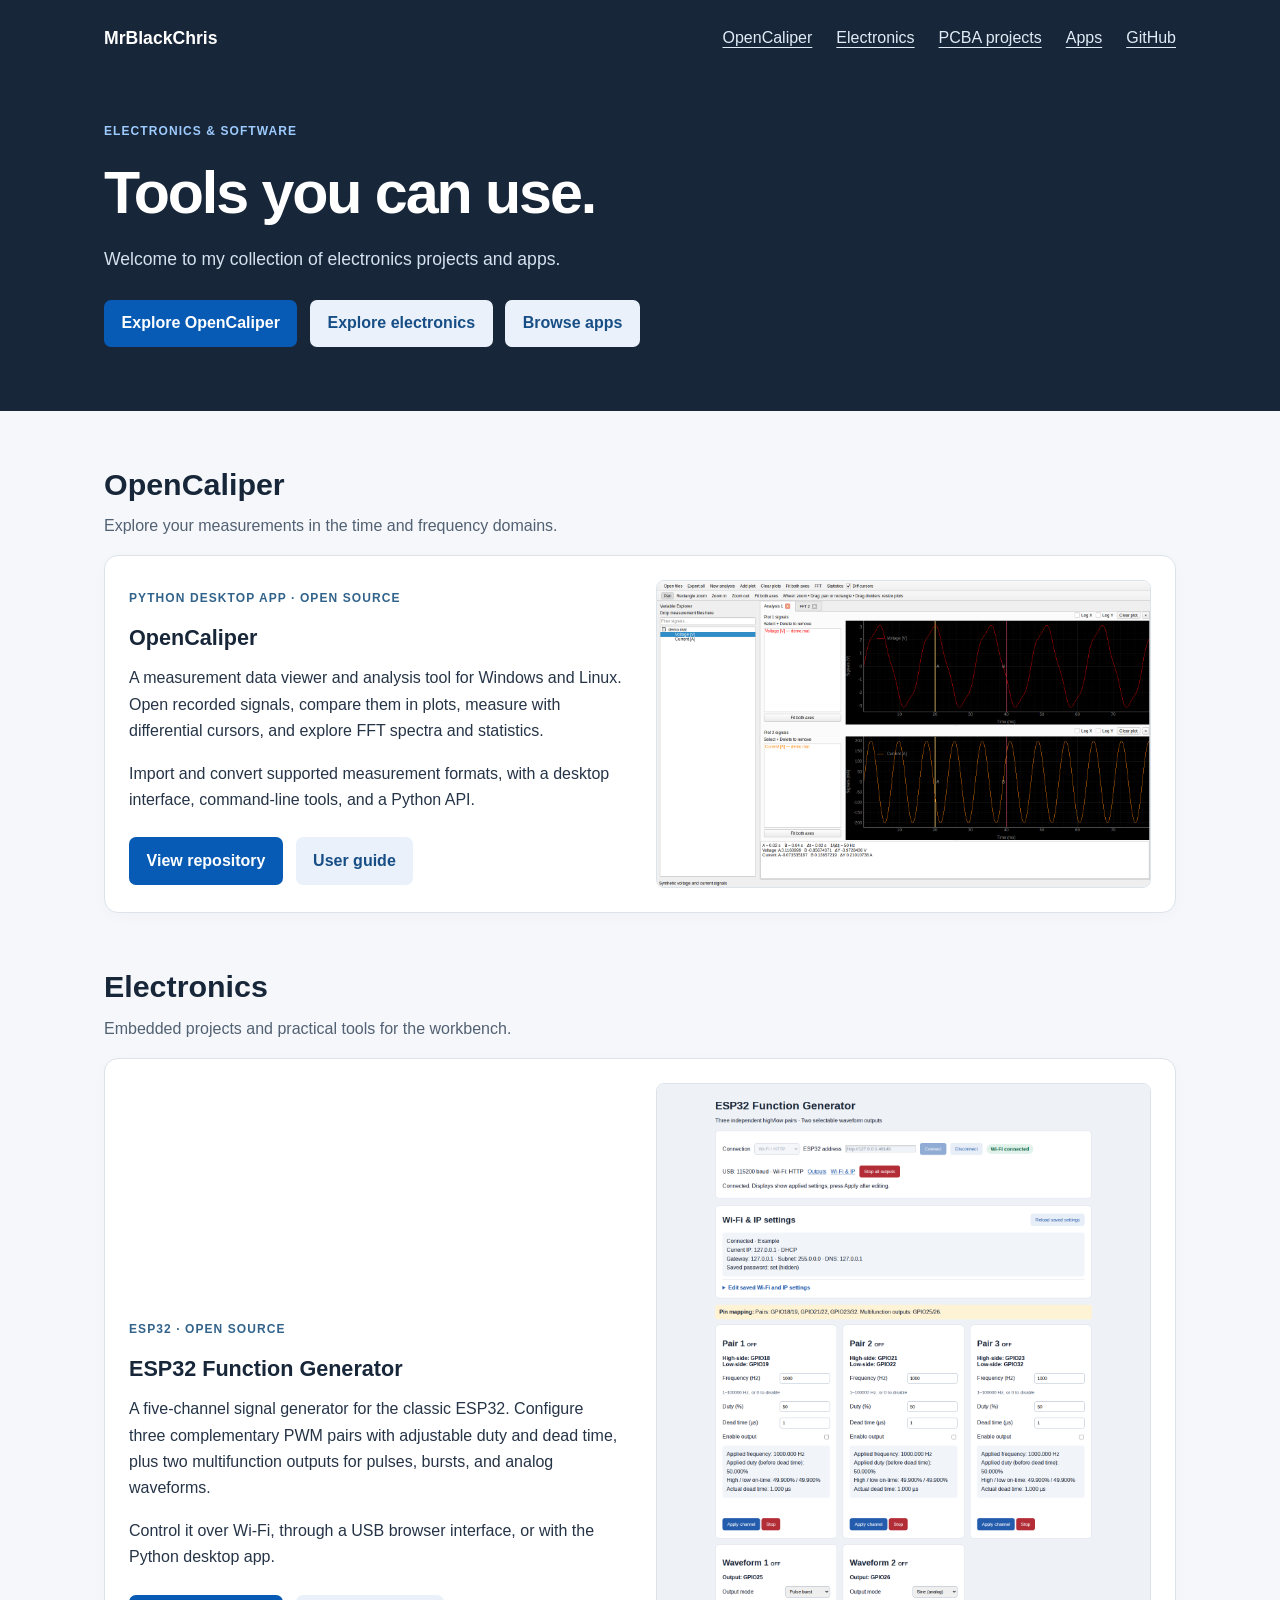
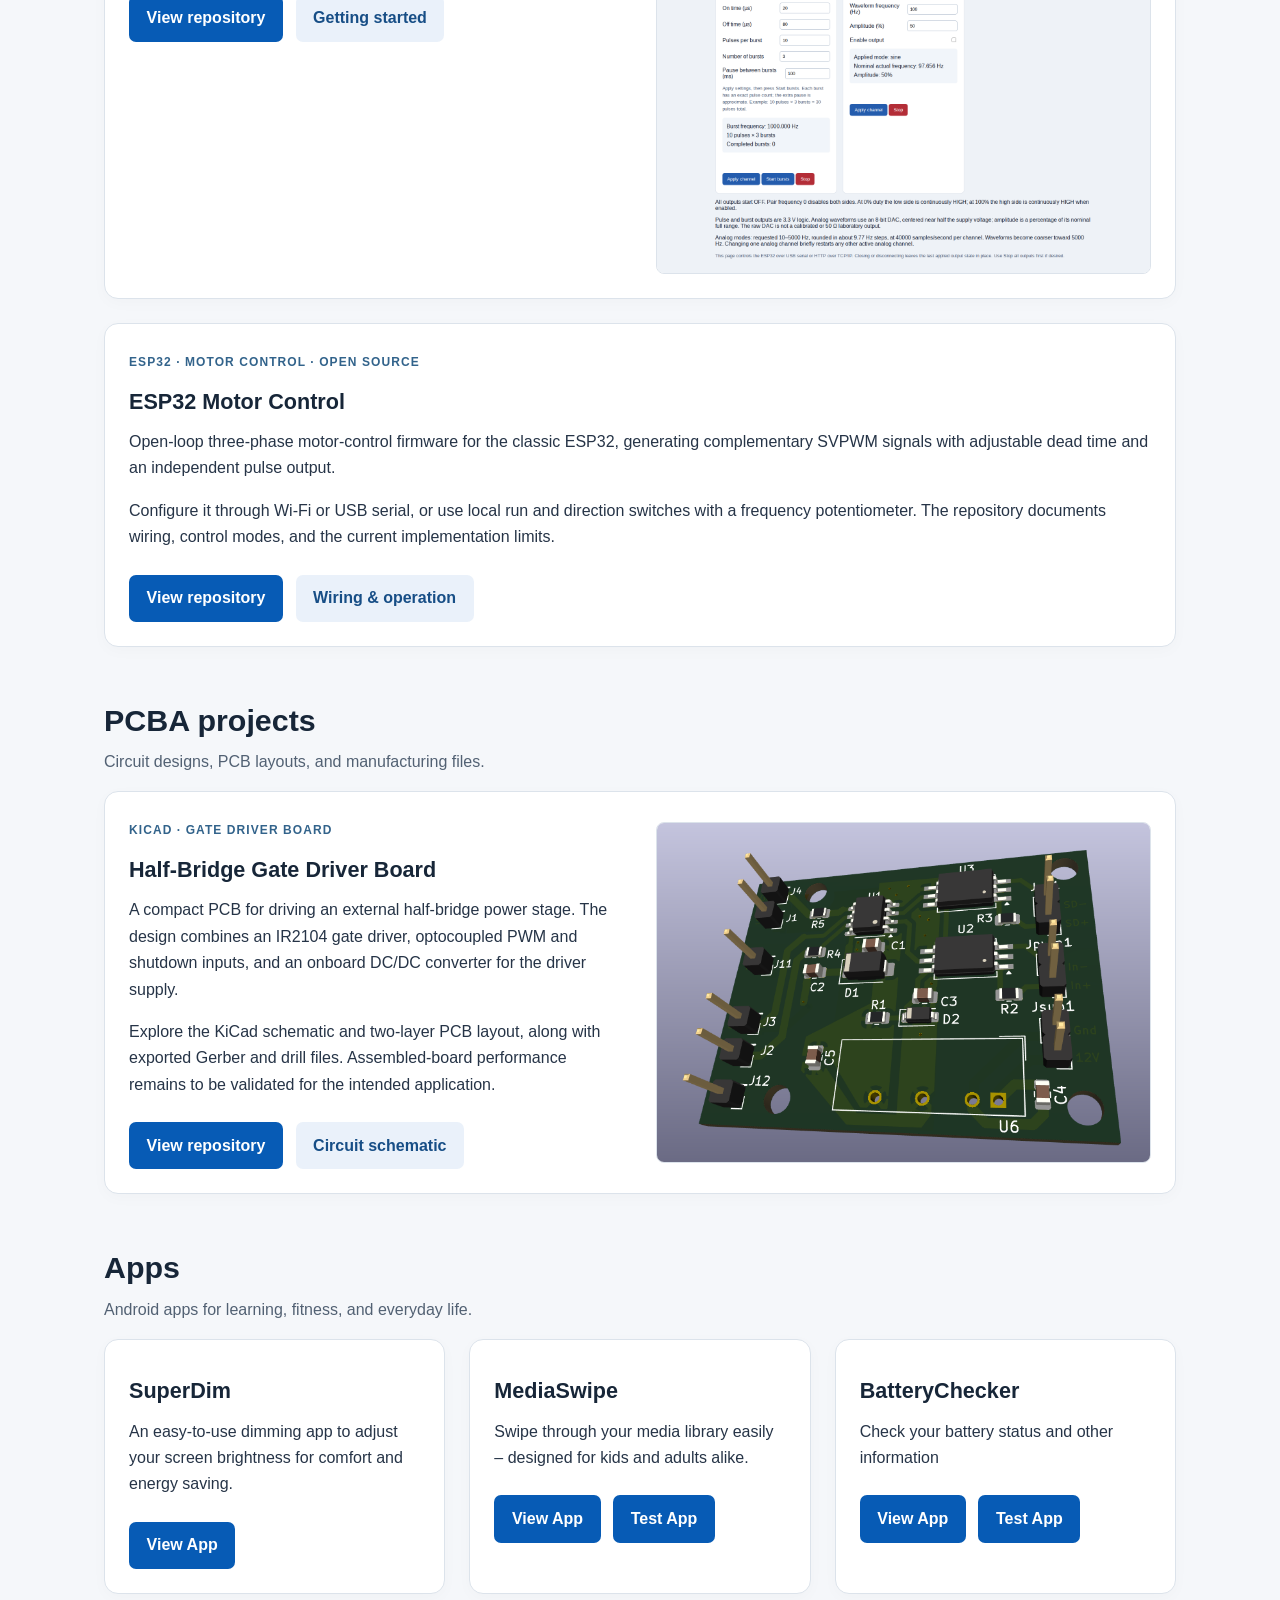
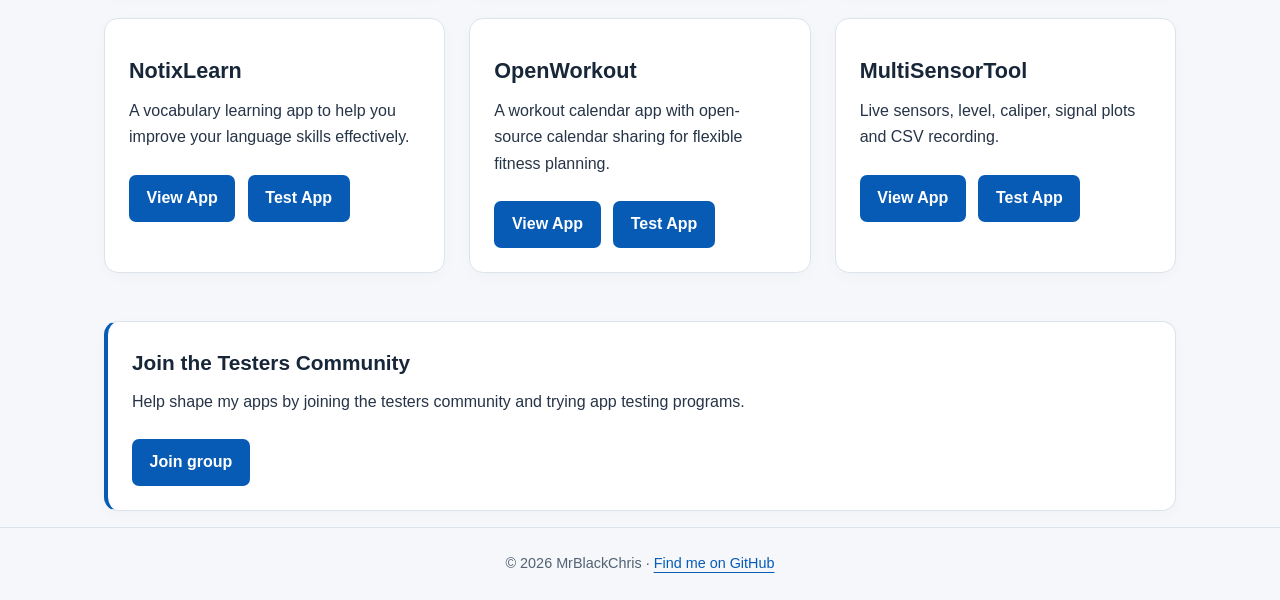
<file: index.html>
<!DOCTYPE html>
<html lang="en">
<head>
  <meta charset="UTF-8">
  <meta name="viewport" content="width=device-width, initial-scale=1.0">
  <meta name="description" content="Electronics projects and useful apps by MrBlackChris. Explore OpenCaliper, ESP32 function generation and motor control, PCBA designs, and Android apps.">
  <title>MrBlackChris | Electronics &amp; Apps</title>
  <style>
    * { box-sizing: border-box; }
    html { scroll-behavior: smooth; }
    body { margin: 0; font-family: Arial, sans-serif; line-height: 1.65; background: #f5f7fa; color: #263447; }
    a { color: #075bb5; text-underline-offset: 4px; }
    a:focus-visible { outline: 3px solid #c87900; outline-offset: 5px; }
    .container { max-width: 1120px; margin: auto; padding: 0 1.5rem; }
    header { background: #172638; color: white; }
    .topbar { display: flex; align-items: center; justify-content: space-between; flex-wrap: wrap; gap: 1rem; padding-top: 1.5rem; }
    .brand { color: white; text-decoration: none; font-weight: bold; font-size: 1.1rem; }
    nav { display: flex; flex-wrap: wrap; gap: 1.5rem; }
    nav a { color: #e0ebf7; }
    .hero { padding: 4rem 0; max-width: 760px; }
    .eyebrow, .tag { text-transform: uppercase; letter-spacing: .09em; font-size: .75rem; font-weight: bold; }
    .eyebrow { color: #9ecbff; }
    h1 { font-size: clamp(2.2rem, 6vw, 3.7rem); line-height: 1.15; margin: 1rem 0; letter-spacing: -.035em; }
    .hero p { color: #d5e1ef; font-size: 1.1rem; }
    main { padding-top: 1rem; padding-bottom: 2rem; }
    section { margin: 3rem 0; scroll-margin-top: 1.5rem; }
    h2 { font-size: 1.9rem; color: #172638; margin-bottom: .25rem; }
    .section-intro { margin-top: 0; color: #526173; }
    .grid { display: grid; grid-template-columns: repeat(auto-fit, minmax(min(100%, 300px), 1fr)); gap: 1.5rem; }
    .card { background: white; border: 1px solid #dce3eb; border-radius: 14px; padding: 1.5rem; box-shadow: 0 4px 16px #17263806; }
    .card h3 { font-size: 1.35rem; color: #172638; margin: .6rem 0; }
    .card p { margin-top: .5rem; }
    .tag { color: #32638b; }
    .featured { display: grid; grid-template-columns: 1fr 1fr; gap: 2rem; align-items: center; }
    .motor-project { margin-top: 1.5rem; }
    .preview { display: block; border-radius: 8px; overflow: hidden; border: 1px solid #dce3eb; background: #eef2f6; }
    .preview img { display: block; width: 100%; height: auto; }
    .button { display: inline-block; margin: .5rem .5rem 0 0; padding: .65rem 1.1rem; border-radius: 7px; background: #075bb5; color: white; text-decoration: none; font-weight: bold; }
    .button:hover { background: #06478d; }
    .secondary { background: #eaf1fa; color: #174e86; }
    .secondary:hover { background: #dae7f6; }
    .community { margin: 3rem 0 1rem; border-left: 4px solid #075bb5; }
    .community h2 { font-size: 1.3rem; margin-top: 0; }
    footer { border-top: 1px solid #dce3eb; padding: 1.5rem; text-align: center; font-size: .9rem; color: #526173; }
    .skip-link { position: absolute; top: -5rem; left: 1rem; padding: .75rem; background: white; }
    .skip-link:focus { top: 1rem; }
    @media (max-width: 700px) { .featured { grid-template-columns: 1fr; gap: 1.5rem; } .hero { padding: 2.5rem 0; } nav { gap: 1rem; } }
    @media (prefers-reduced-motion: reduce) { html { scroll-behavior: auto; } }
  </style>
</head>
<body>
  <a class="skip-link" href="#main">Skip to content</a>
  <header>
    <div class="container">
      <div class="topbar">
        <a class="brand" href="./">MrBlackChris</a>
        <nav aria-label="Main navigation">
          <a href="#opencaliper">OpenCaliper</a>
          <a href="#electronics">Electronics</a>
          <a href="#pcba">PCBA projects</a>
          <a href="#apps">Apps</a>
          <a href="https://github.com/mrblackchris">GitHub</a>
        </nav>
      </div>
      <div class="hero">
        <span class="eyebrow">Electronics &amp; software</span>
        <h1>Tools you can use.</h1>
        <p>Welcome to my collection of electronics projects and apps.</p>
        <a class="button" href="#opencaliper">Explore OpenCaliper</a>
        <a class="button secondary" href="#electronics">Explore electronics</a>
        <a class="button secondary" href="#apps">Browse apps</a>
      </div>
    </div>
  </header>
  <main id="main" class="container">
    <section id="opencaliper" aria-labelledby="opencaliper-title">
      <h2 id="opencaliper-title">OpenCaliper</h2>
      <p class="section-intro">Explore your measurements in the time and frequency domains.</p>
      <article class="card featured">
        <div>
          <span class="tag">Python desktop app &middot; Open source</span>
          <h3>OpenCaliper</h3>
          <p>A measurement data viewer and analysis tool for Windows and Linux. Open recorded signals, compare them in plots, measure with differential cursors, and explore FFT spectra and statistics.</p>
          <p>Import and convert supported measurement formats, with a desktop interface, command-line tools, and a Python API.</p>
          <a class="button" href="https://github.com/mrblackchris/opencaliper">View repository</a>
          <a class="button secondary" href="https://github.com/mrblackchris/opencaliper/blob/HEAD/docs/USER_GUIDE.md">User guide</a>
        </div>
        <a class="preview" href="assets/images/opencaliper.png" aria-label="View OpenCaliper screenshot at full size">
          <img src="assets/images/opencaliper.png" alt="OpenCaliper workspace displaying example signals and measurement analysis plots" fetchpriority="high">
        </a>
      </article>
    </section>
    <section id="electronics" aria-labelledby="electronics-title">
      <h2 id="electronics-title">Electronics</h2>
      <p class="section-intro">Embedded projects and practical tools for the workbench.</p>
      <article class="card featured">
        <div>
          <span class="tag">ESP32 &middot; Open source</span>
          <h3>ESP32 Function Generator</h3>
          <p>A five-channel signal generator for the classic ESP32. Configure three complementary PWM pairs with adjustable duty and dead time, plus two multifunction outputs for pulses, bursts, and analog waveforms.</p>
          <p>Control it over Wi-Fi, through a USB browser interface, or with the Python desktop app.</p>
          <a class="button" href="https://github.com/mrblackchris/Esp32FunctionGenerator">View repository</a>
          <a class="button secondary" href="https://github.com/mrblackchris/Esp32FunctionGenerator/blob/HEAD/docs/GETTING_STARTED.md">Getting started</a>
        </div>
        <a class="preview" href="assets/images/esp32-function-generator.png" aria-label="View ESP32 Function Generator screenshot at full size">
          <img src="assets/images/esp32-function-generator.png" alt="ESP32 Function Generator interface with PWM pairs, multifunction outputs, and network settings" loading="lazy">
        </a>
      </article>
      <article class="card motor-project">
        <span class="tag">ESP32 &middot; Motor control &middot; Open source</span>
        <h3>ESP32 Motor Control</h3>
        <p>Open-loop three-phase motor-control firmware for the classic ESP32, generating complementary SVPWM signals with adjustable dead time and an independent pulse output.</p>
        <p>Configure it through Wi-Fi or USB serial, or use local run and direction switches with a frequency potentiometer. The repository documents wiring, control modes, and the current implementation limits.</p>
        <a class="button" href="https://github.com/mrblackchris/Esp32MotControl">View repository</a>
        <a class="button secondary" href="https://github.com/mrblackchris/Esp32MotControl#readme">Wiring &amp; operation</a>
      </article>
    </section>
    <section id="pcba" aria-labelledby="pcba-title">
      <h2 id="pcba-title">PCBA projects</h2>
      <p class="section-intro">Circuit designs, PCB layouts, and manufacturing files.</p>
      <article class="card featured">
        <div>
          <span class="tag">KiCad &middot; Gate driver board</span>
          <h3>Half-Bridge Gate Driver Board</h3>
          <p>A compact PCB for driving an external half-bridge power stage. The design combines an IR2104 gate driver, optocoupled PWM and shutdown inputs, and an onboard DC/DC converter for the driver supply.</p>
          <p>Explore the KiCad schematic and two-layer PCB layout, along with exported Gerber and drill files. Assembled-board performance remains to be validated for the intended application.</p>
          <a class="button" href="https://github.com/mrblackchris/GDB_HalfBridge">View repository</a>
          <a class="button secondary" href="https://github.com/mrblackchris/GDB_HalfBridge/blob/HEAD/GDB_HalfBridge.kicad_sch">Circuit schematic</a>
        </div>
        <a class="preview" href="assets/images/gdb-halfbridge.png" aria-label="View half-bridge gate driver board render at full size">
          <img src="assets/images/gdb-halfbridge.png" alt="3D render of the half-bridge gate driver PCB with components and connection pins" loading="lazy">
        </a>
      </article>
    </section>
    <section id="apps" aria-labelledby="apps-title">
      <h2 id="apps-title">Apps</h2>
      <p class="section-intro">Android apps for learning, fitness, and everyday life.</p>
      <div class="grid">
    <article class="card">
      <h3>SuperDim</h3>
      <p>An easy-to-use dimming app to adjust your screen brightness for comfort and energy saving.</p>
      <a class="button" href="https://play.google.com/store/apps/details?id=com.superdim" target="_blank" rel="noopener noreferrer">View App</a>
    </article>
    <article class="card">
      <h3>MediaSwipe</h3>
      <p>Swipe through your media library easily – designed for kids and adults alike.</p>
      <a class="button" href="https://play.google.com/store/apps/details?id=com.mediaswipe" target="_blank" rel="noopener noreferrer">View App</a>
      <a class="button" href="https://play.google.com/apps/testing/com.mediaswipe" target="_blank" rel="noopener noreferrer">Test App</a>
    </article>
    <article class="card">
      <h3>BatteryChecker</h3>
      <p>Check your battery status and other information</p>
      <a class="button" href="https://play.google.com/store/apps/details?id=de.batterychecker" target="_blank" rel="noopener noreferrer">View App</a>
      <a class="button" href="https://play.google.com/apps/testing/de.batterychecker" target="_blank" rel="noopener noreferrer">Test App</a>
    </article>
    <article class="card">
      <h3>NotixLearn</h3>
      <p>A vocabulary learning app to help you improve your language skills effectively.</p>
      <a class="button" href="https://play.google.com/store/apps/details?id=com.notixlearn.app" target="_blank" rel="noopener noreferrer">View App</a>
      <a class="button" href="https://play.google.com/apps/testing/com.notixlearn.app" target="_blank" rel="noopener noreferrer">Test App</a>
    </article>
    <article class="card">
      <h3>OpenWorkout</h3>
      <p>A workout calendar app with open-source calendar sharing for flexible fitness planning.</p>
      <a class="button" href="https://play.google.com/store/apps/details?id=com.openworkout.app" target="_blank" rel="noopener noreferrer">View App</a>
      <a class="button" href="https://play.google.com/apps/testing/com.openworkout.app" target="_blank" rel="noopener noreferrer">Test App</a>
    </article>
    <article class="card">
      <h3>MultiSensorTool</h3>
      <p>Live sensors, level, caliper, signal plots and CSV recording.</p>
      <a class="button" href="https://play.google.com/store/apps/details?id=com.multisensortool" target="_blank" rel="noopener noreferrer">View App</a>
      <a class="button" href="https://play.google.com/apps/testing/com.multisensortool" target="_blank" rel="noopener noreferrer">Test App</a>
    </article>
      </div>
    </section>
    <aside class="card community" aria-labelledby="community-title">
      <h2 id="community-title">Join the Testers Community</h2>
      <p>Help shape my apps by joining the testers community and trying app testing programs.</p>
      <a class="button" href="https://groups.google.com/g/testers-community" target="_blank" rel="noopener noreferrer">Join group</a>
    </aside>
  </main>
  <footer>&copy; 2026 MrBlackChris &middot; <a href="https://github.com/mrblackchris">Find me on GitHub</a></footer>
</body>
</html>
</file>
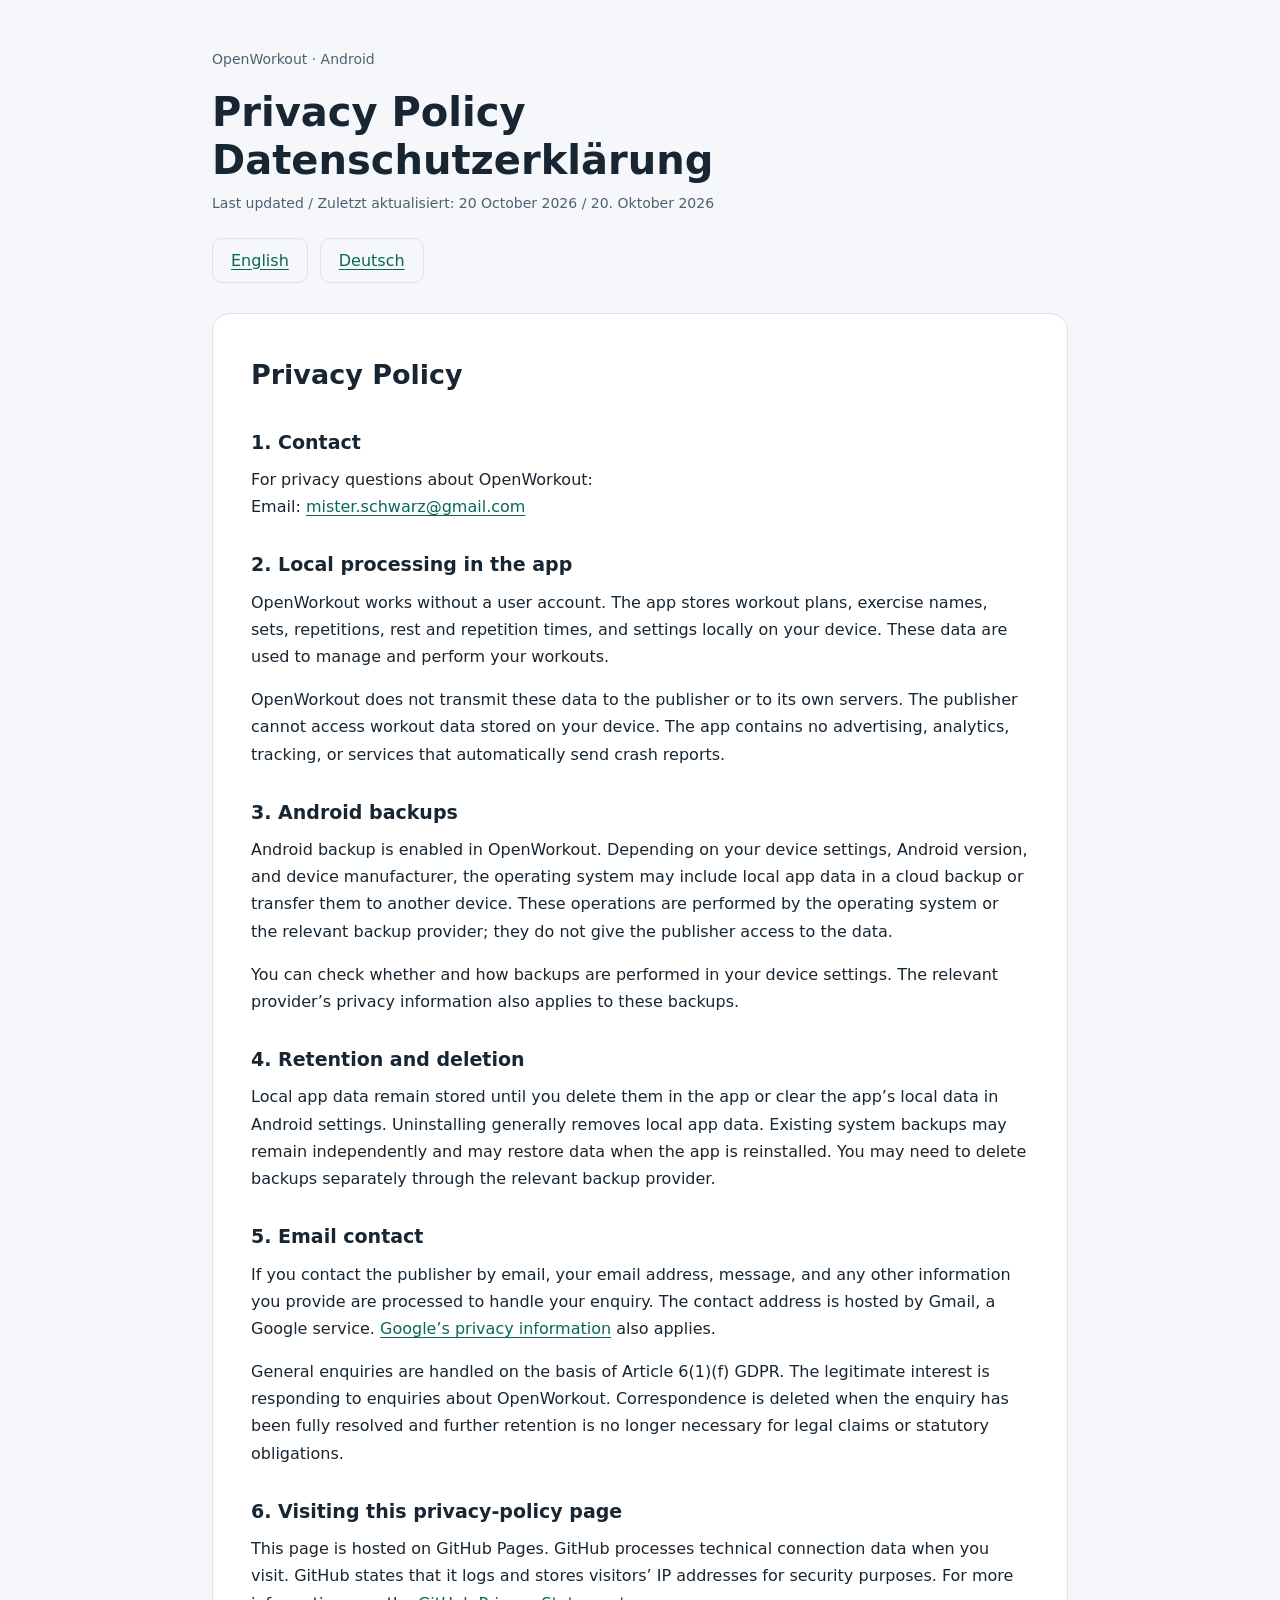
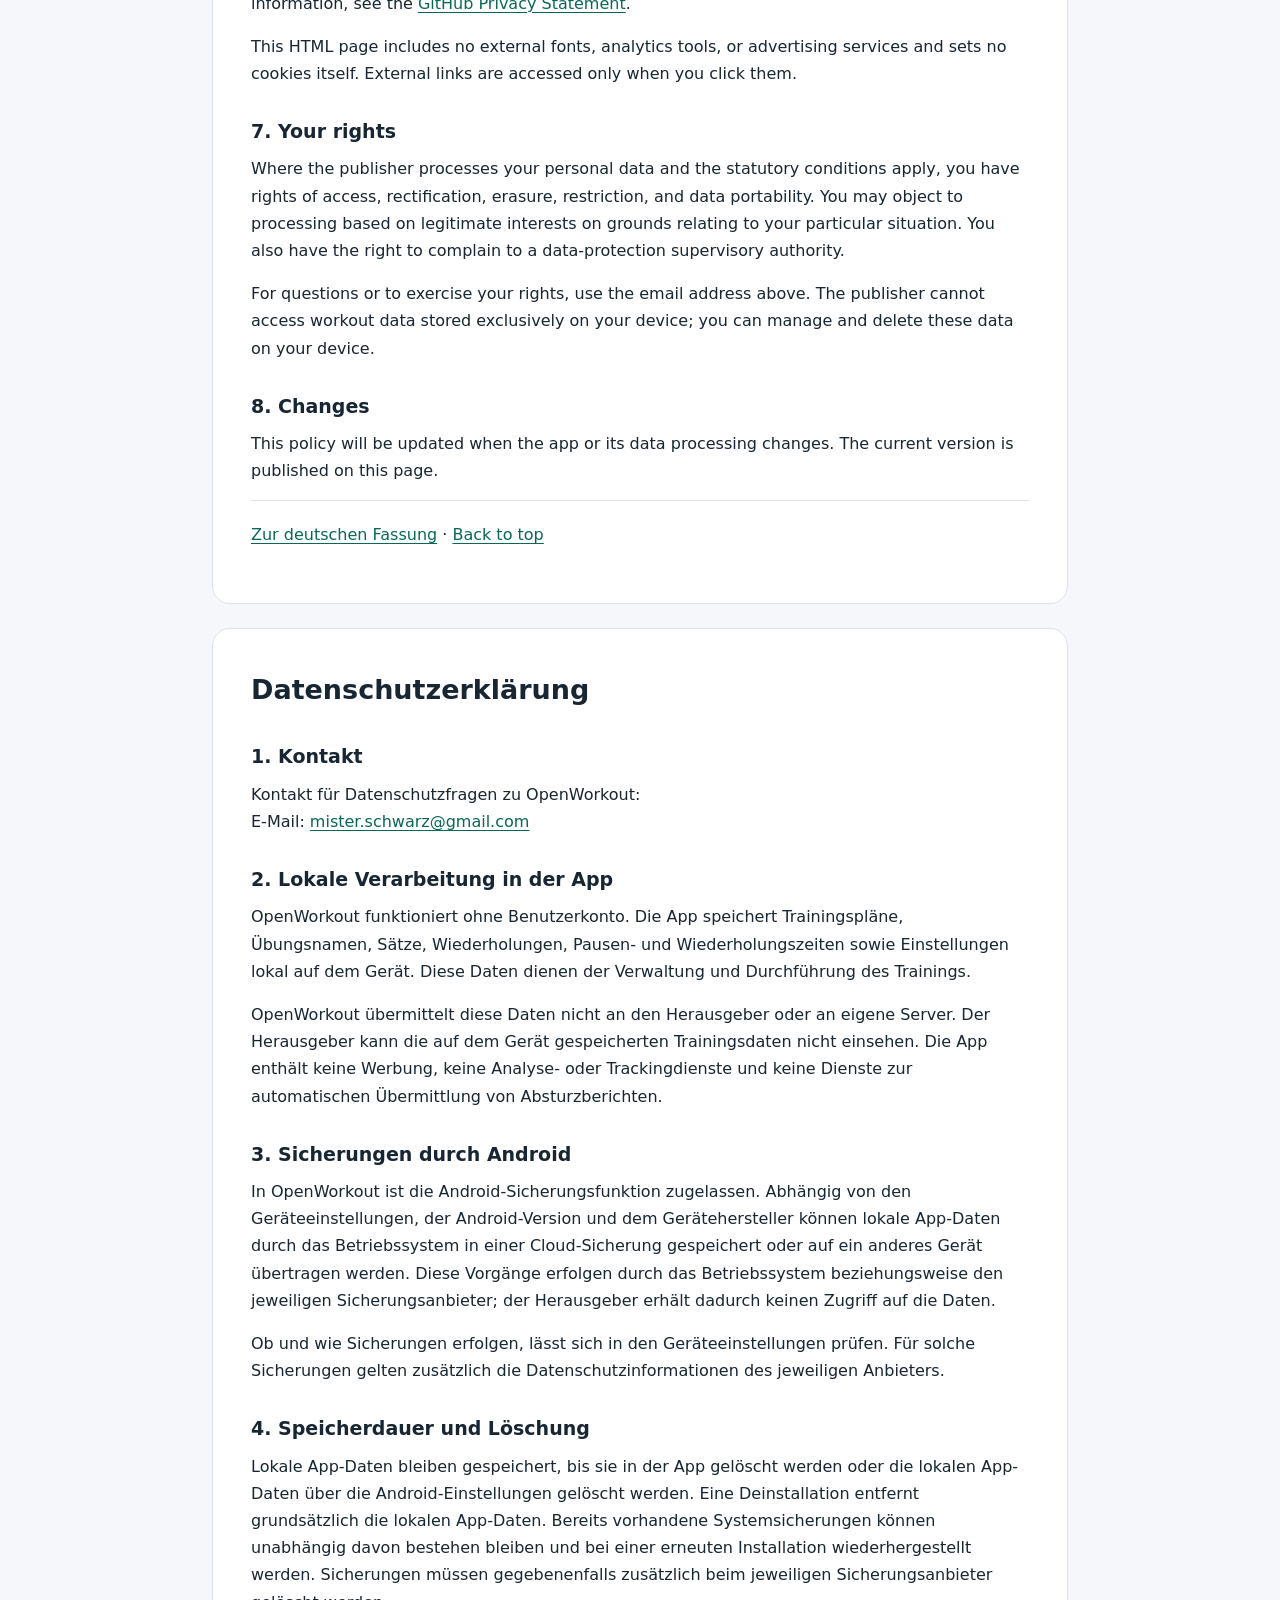
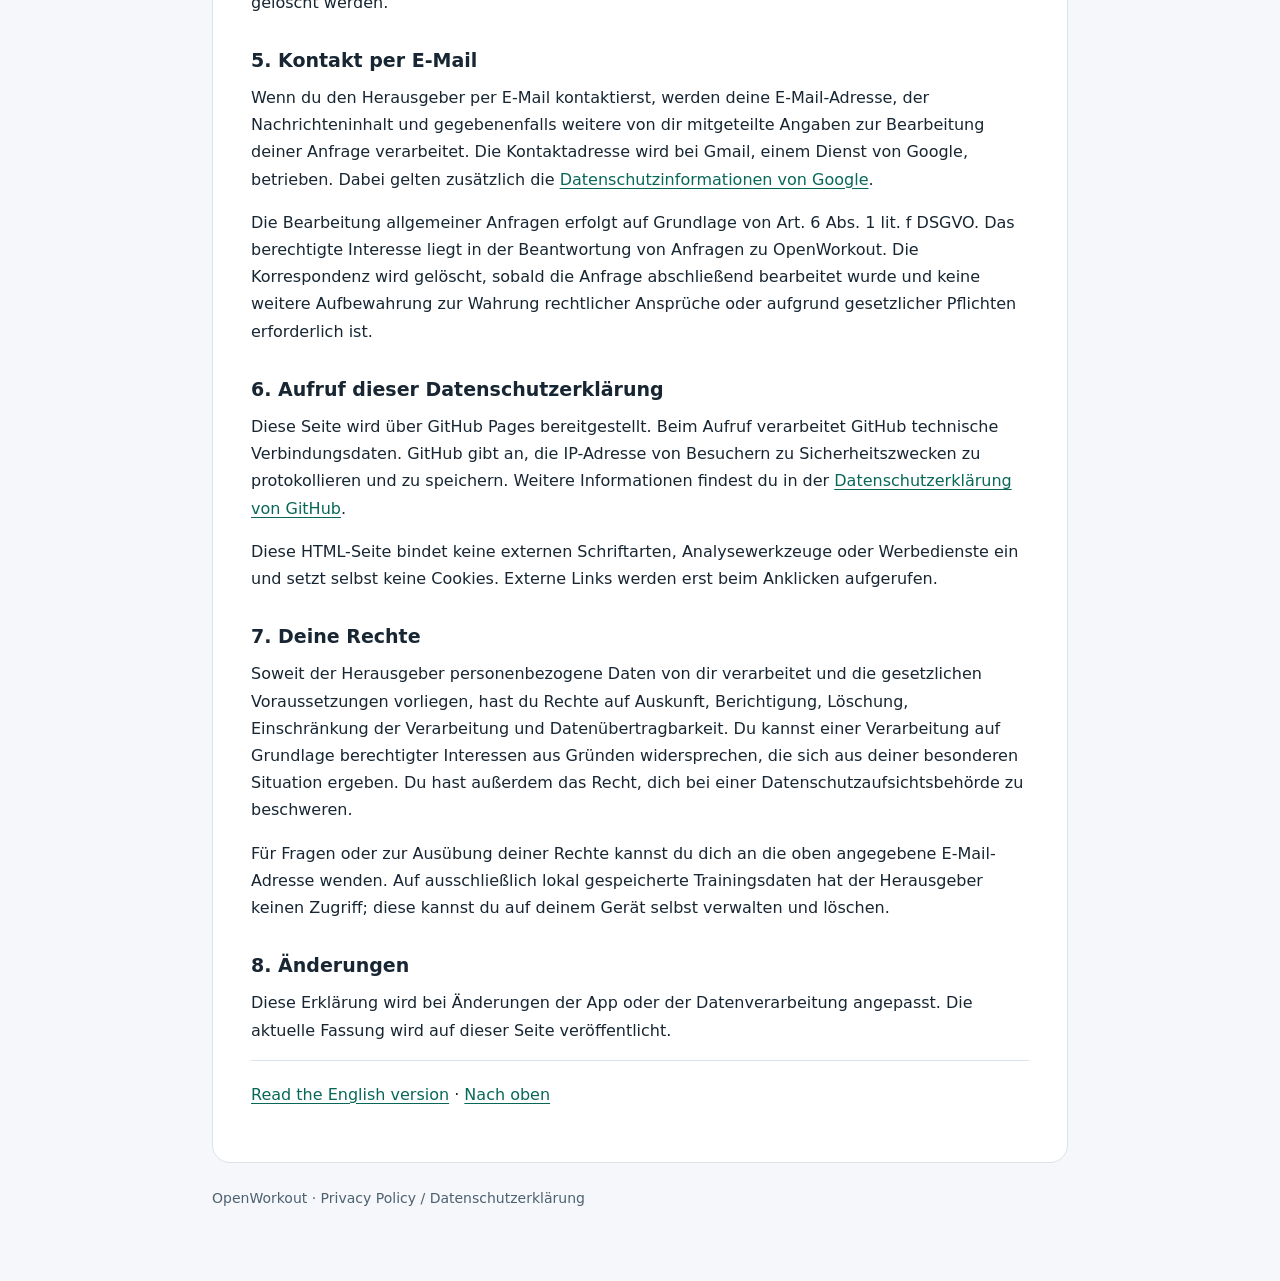
<file: openworkout-privacy.html>
<!doctype html>
<html lang="en">
<head>
  <meta charset="utf-8">
  <meta name="viewport" content="width=device-width, initial-scale=1">
  <meta name="description" content="OpenWorkout privacy policy / Datenschutzerklärung — English and Deutsch.">
  <meta name="color-scheme" content="light dark">
  <title>OpenWorkout — Privacy Policy / Datenschutzerklärung</title>
  <link rel="stylesheet" href="assets/css/privacy.css">
</head>
<body>
<main id="top">
  <header>
    <p class="meta">OpenWorkout · Android</p>
    <h1>Privacy Policy<br><span lang="de">Datenschutzerklärung</span></h1>
    <p class="meta">Last updated / Zuletzt aktualisiert: <time datetime="2026-10-20">20 October 2026 / 20. Oktober 2026</time></p>
    <nav aria-label="Languages / Sprachen"><a href="#en" lang="en" hreflang="en">English</a><a href="#de" lang="de" hreflang="de">Deutsch</a></nav>
  </header>
  <article id="en" lang="en" aria-labelledby="en-title">
    <h2 id="en-title">Privacy Policy</h2>
<h3>1. Contact</h3>
<p>For privacy questions about OpenWorkout:<br>Email: <a href="mailto:mister.schwarz@gmail.com">mister.schwarz@gmail.com</a></p>
<h3>2. Local processing in the app</h3>
<p>OpenWorkout works without a user account. The app stores workout plans, exercise names, sets, repetitions, rest and repetition times, and settings locally on your device. These data are used to manage and perform your workouts.</p>
<p>OpenWorkout does not transmit these data to the publisher or to its own servers. The publisher cannot access workout data stored on your device. The app contains no advertising, analytics, tracking, or services that automatically send crash reports.</p>
<h3>3. Android backups</h3>
<p>Android backup is enabled in OpenWorkout. Depending on your device settings, Android version, and device manufacturer, the operating system may include local app data in a cloud backup or transfer them to another device. These operations are performed by the operating system or the relevant backup provider; they do not give the publisher access to the data.</p>
<p>You can check whether and how backups are performed in your device settings. The relevant provider’s privacy information also applies to these backups.</p>
<h3>4. Retention and deletion</h3>
<p>Local app data remain stored until you delete them in the app or clear the app’s local data in Android settings. Uninstalling generally removes local app data. Existing system backups may remain independently and may restore data when the app is reinstalled. You may need to delete backups separately through the relevant backup provider.</p>
<h3>5. Email contact</h3>
<p>If you contact the publisher by email, your email address, message, and any other information you provide are processed to handle your enquiry. The contact address is hosted by Gmail, a Google service. <a href="https://policies.google.com/privacy?hl=en">Google’s privacy information</a> also applies.</p>
<p>General enquiries are handled on the basis of Article 6(1)(f) GDPR. The legitimate interest is responding to enquiries about OpenWorkout. Correspondence is deleted when the enquiry has been fully resolved and further retention is no longer necessary for legal claims or statutory obligations.</p>
<h3>6. Visiting this privacy-policy page</h3>
<p>This page is hosted on GitHub Pages. GitHub processes technical connection data when you visit. GitHub states that it logs and stores visitors’ IP addresses for security purposes. For more information, see the <a href="https://docs.github.com/en/site-policy/privacy-policies/github-general-privacy-statement">GitHub Privacy Statement</a>.</p>
<p>This HTML page includes no external fonts, analytics tools, or advertising services and sets no cookies itself. External links are accessed only when you click them.</p>
<h3>7. Your rights</h3>
<p>Where the publisher processes your personal data and the statutory conditions apply, you have rights of access, rectification, erasure, restriction, and data portability. You may object to processing based on legitimate interests on grounds relating to your particular situation. You also have the right to complain to a data-protection supervisory authority.</p>
<p>For questions or to exercise your rights, use the email address above. The publisher cannot access workout data stored exclusively on your device; you can manage and delete these data on your device.</p>
<h3>8. Changes</h3>
<p>This policy will be updated when the app or its data processing changes. The current version is published on this page.</p>
    <p class="policy-nav"><a href="#de" lang="de">Zur deutschen Fassung</a> · <a href="#top">Back to top</a></p>
  </article>
  <article id="de" lang="de" aria-labelledby="de-title">
    <h2 id="de-title">Datenschutzerklärung</h2>
<h3>1. Kontakt</h3>
    <p>Kontakt für Datenschutzfragen zu OpenWorkout:<br>E-Mail: <a href="mailto:mister.schwarz@gmail.com">mister.schwarz@gmail.com</a></p>

    <h3>2. Lokale Verarbeitung in der App</h3>
    <p>OpenWorkout funktioniert ohne Benutzerkonto. Die App speichert Trainingspläne, Übungsnamen, Sätze, Wiederholungen, Pausen- und Wiederholungszeiten sowie Einstellungen lokal auf dem Gerät. Diese Daten dienen der Verwaltung und Durchführung des Trainings.</p>
    <p>OpenWorkout übermittelt diese Daten nicht an den Herausgeber oder an eigene Server. Der Herausgeber kann die auf dem Gerät gespeicherten Trainingsdaten nicht einsehen. Die App enthält keine Werbung, keine Analyse- oder Trackingdienste und keine Dienste zur automatischen Übermittlung von Absturzberichten.</p>

    <h3>3. Sicherungen durch Android</h3>
    <p>In OpenWorkout ist die Android-Sicherungsfunktion zugelassen. Abhängig von den Geräteeinstellungen, der Android-Version und dem Gerätehersteller können lokale App-Daten durch das Betriebssystem in einer Cloud-Sicherung gespeichert oder auf ein anderes Gerät übertragen werden. Diese Vorgänge erfolgen durch das Betriebssystem beziehungsweise den jeweiligen Sicherungsanbieter; der Herausgeber erhält dadurch keinen Zugriff auf die Daten.</p>
    <p>Ob und wie Sicherungen erfolgen, lässt sich in den Geräteeinstellungen prüfen. Für solche Sicherungen gelten zusätzlich die Datenschutzinformationen des jeweiligen Anbieters.</p>

    <h3>4. Speicherdauer und Löschung</h3>
    <p>Lokale App-Daten bleiben gespeichert, bis sie in der App gelöscht werden oder die lokalen App-Daten über die Android-Einstellungen gelöscht werden. Eine Deinstallation entfernt grundsätzlich die lokalen App-Daten. Bereits vorhandene Systemsicherungen können unabhängig davon bestehen bleiben und bei einer erneuten Installation wiederhergestellt werden. Sicherungen müssen gegebenenfalls zusätzlich beim jeweiligen Sicherungsanbieter gelöscht werden.</p>

    <h3>5. Kontakt per E-Mail</h3>
    <p>Wenn du den Herausgeber per E-Mail kontaktierst, werden deine E-Mail-Adresse, der Nachrichteninhalt und gegebenenfalls weitere von dir mitgeteilte Angaben zur Bearbeitung deiner Anfrage verarbeitet. Die Kontaktadresse wird bei Gmail, einem Dienst von Google, betrieben. Dabei gelten zusätzlich die <a href="https://policies.google.com/privacy?hl=de">Datenschutzinformationen von Google</a>.</p>
    <p>Die Bearbeitung allgemeiner Anfragen erfolgt auf Grundlage von Art. 6 Abs. 1 lit. f DSGVO. Das berechtigte Interesse liegt in der Beantwortung von Anfragen zu OpenWorkout. Die Korrespondenz wird gelöscht, sobald die Anfrage abschließend bearbeitet wurde und keine weitere Aufbewahrung zur Wahrung rechtlicher Ansprüche oder aufgrund gesetzlicher Pflichten erforderlich ist.</p>

    <h3>6. Aufruf dieser Datenschutzerklärung</h3>
    <p>Diese Seite wird über GitHub Pages bereitgestellt. Beim Aufruf verarbeitet GitHub technische Verbindungsdaten. GitHub gibt an, die IP-Adresse von Besuchern zu Sicherheitszwecken zu protokollieren und zu speichern. Weitere Informationen findest du in der <a href="https://docs.github.com/en/site-policy/privacy-policies/github-general-privacy-statement">Datenschutzerklärung von GitHub</a>.</p>
    <p>Diese HTML-Seite bindet keine externen Schriftarten, Analysewerkzeuge oder Werbedienste ein und setzt selbst keine Cookies. Externe Links werden erst beim Anklicken aufgerufen.</p>

    <h3>7. Deine Rechte</h3>
    <p>Soweit der Herausgeber personenbezogene Daten von dir verarbeitet und die gesetzlichen Voraussetzungen vorliegen, hast du Rechte auf Auskunft, Berichtigung, Löschung, Einschränkung der Verarbeitung und Datenübertragbarkeit. Du kannst einer Verarbeitung auf Grundlage berechtigter Interessen aus Gründen widersprechen, die sich aus deiner besonderen Situation ergeben. Du hast außerdem das Recht, dich bei einer Datenschutzaufsichtsbehörde zu beschweren.</p>
    <p>Für Fragen oder zur Ausübung deiner Rechte kannst du dich an die oben angegebene E-Mail-Adresse wenden. Auf ausschließlich lokal gespeicherte Trainingsdaten hat der Herausgeber keinen Zugriff; diese kannst du auf deinem Gerät selbst verwalten und löschen.</p>

    <h3>8. Änderungen</h3>
    <p>Diese Erklärung wird bei Änderungen der App oder der Datenverarbeitung angepasst. Die aktuelle Fassung wird auf dieser Seite veröffentlicht.</p>
    <p class="policy-nav"><a href="#en" lang="en">Read the English version</a> · <a href="#top">Nach oben</a></p>
  </article>
  <footer>OpenWorkout · Privacy Policy / Datenschutzerklärung</footer>
</main>
</body>
</html>
</file>
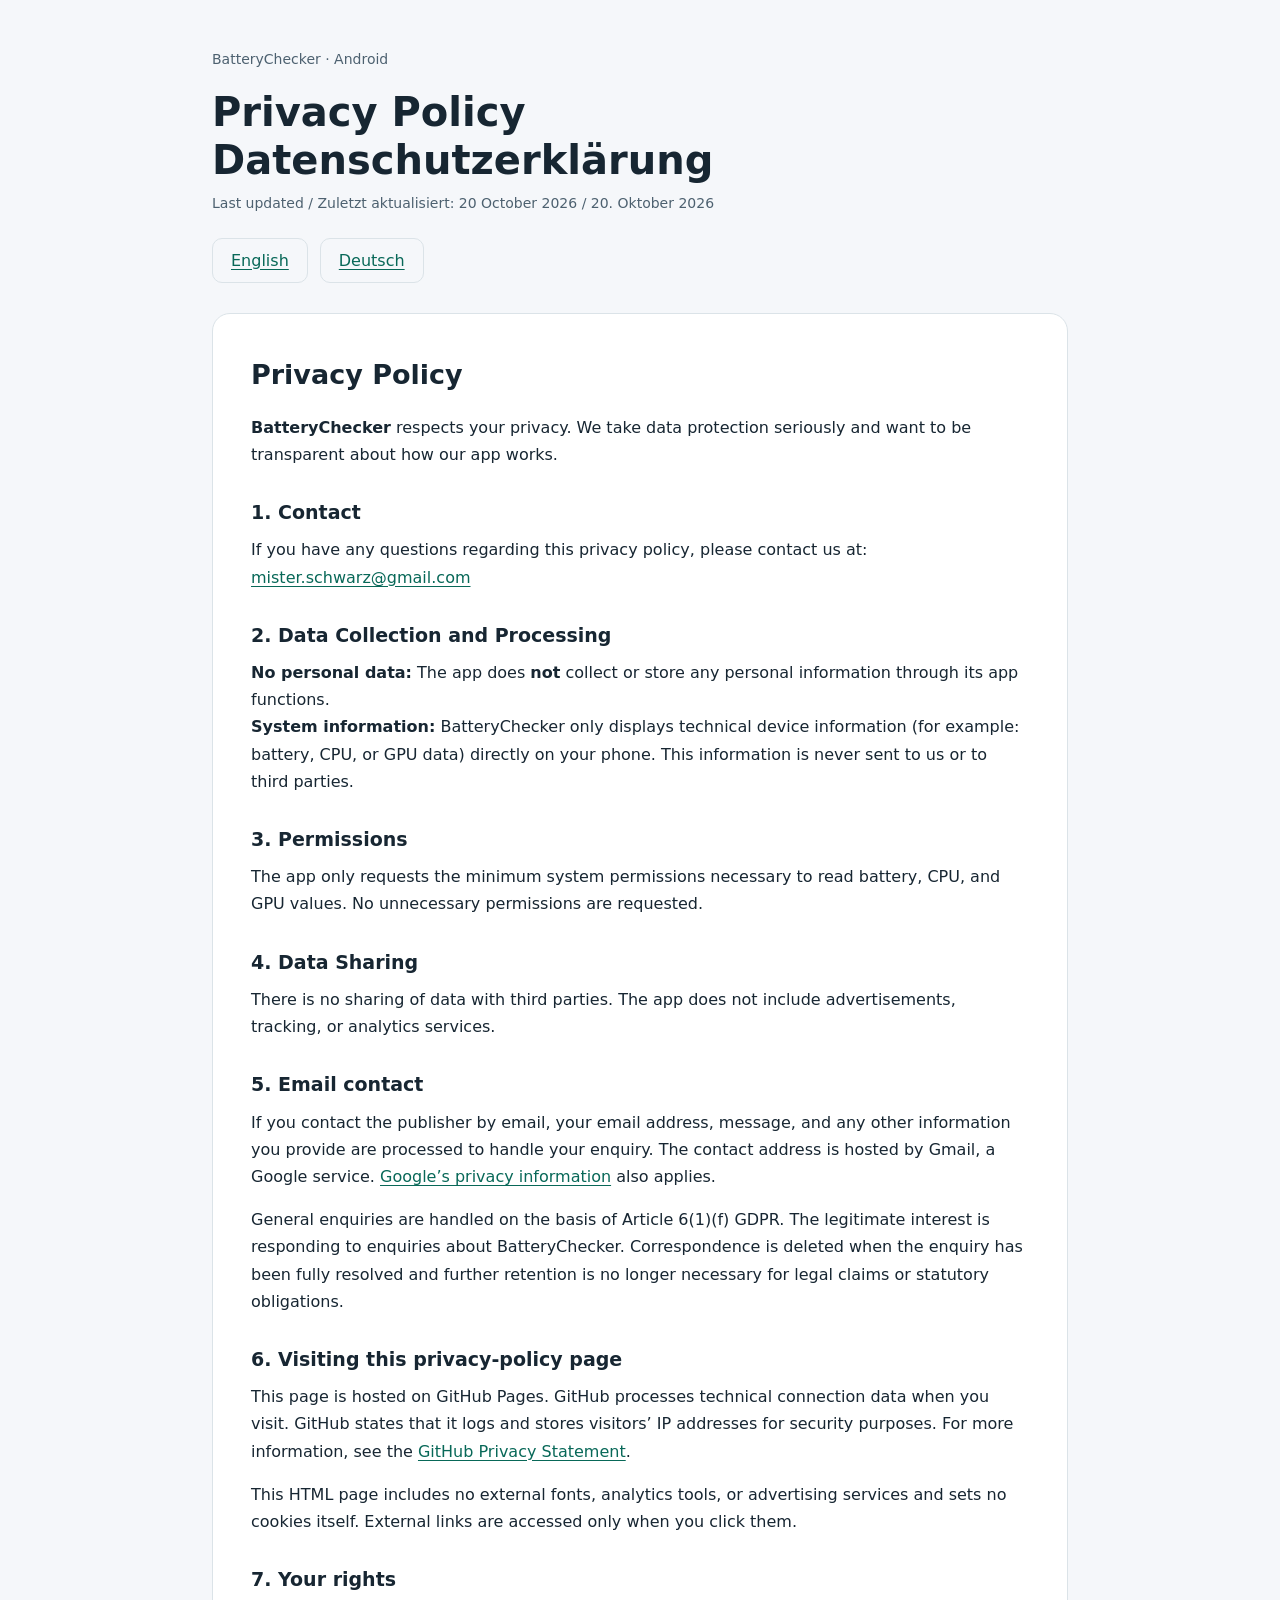
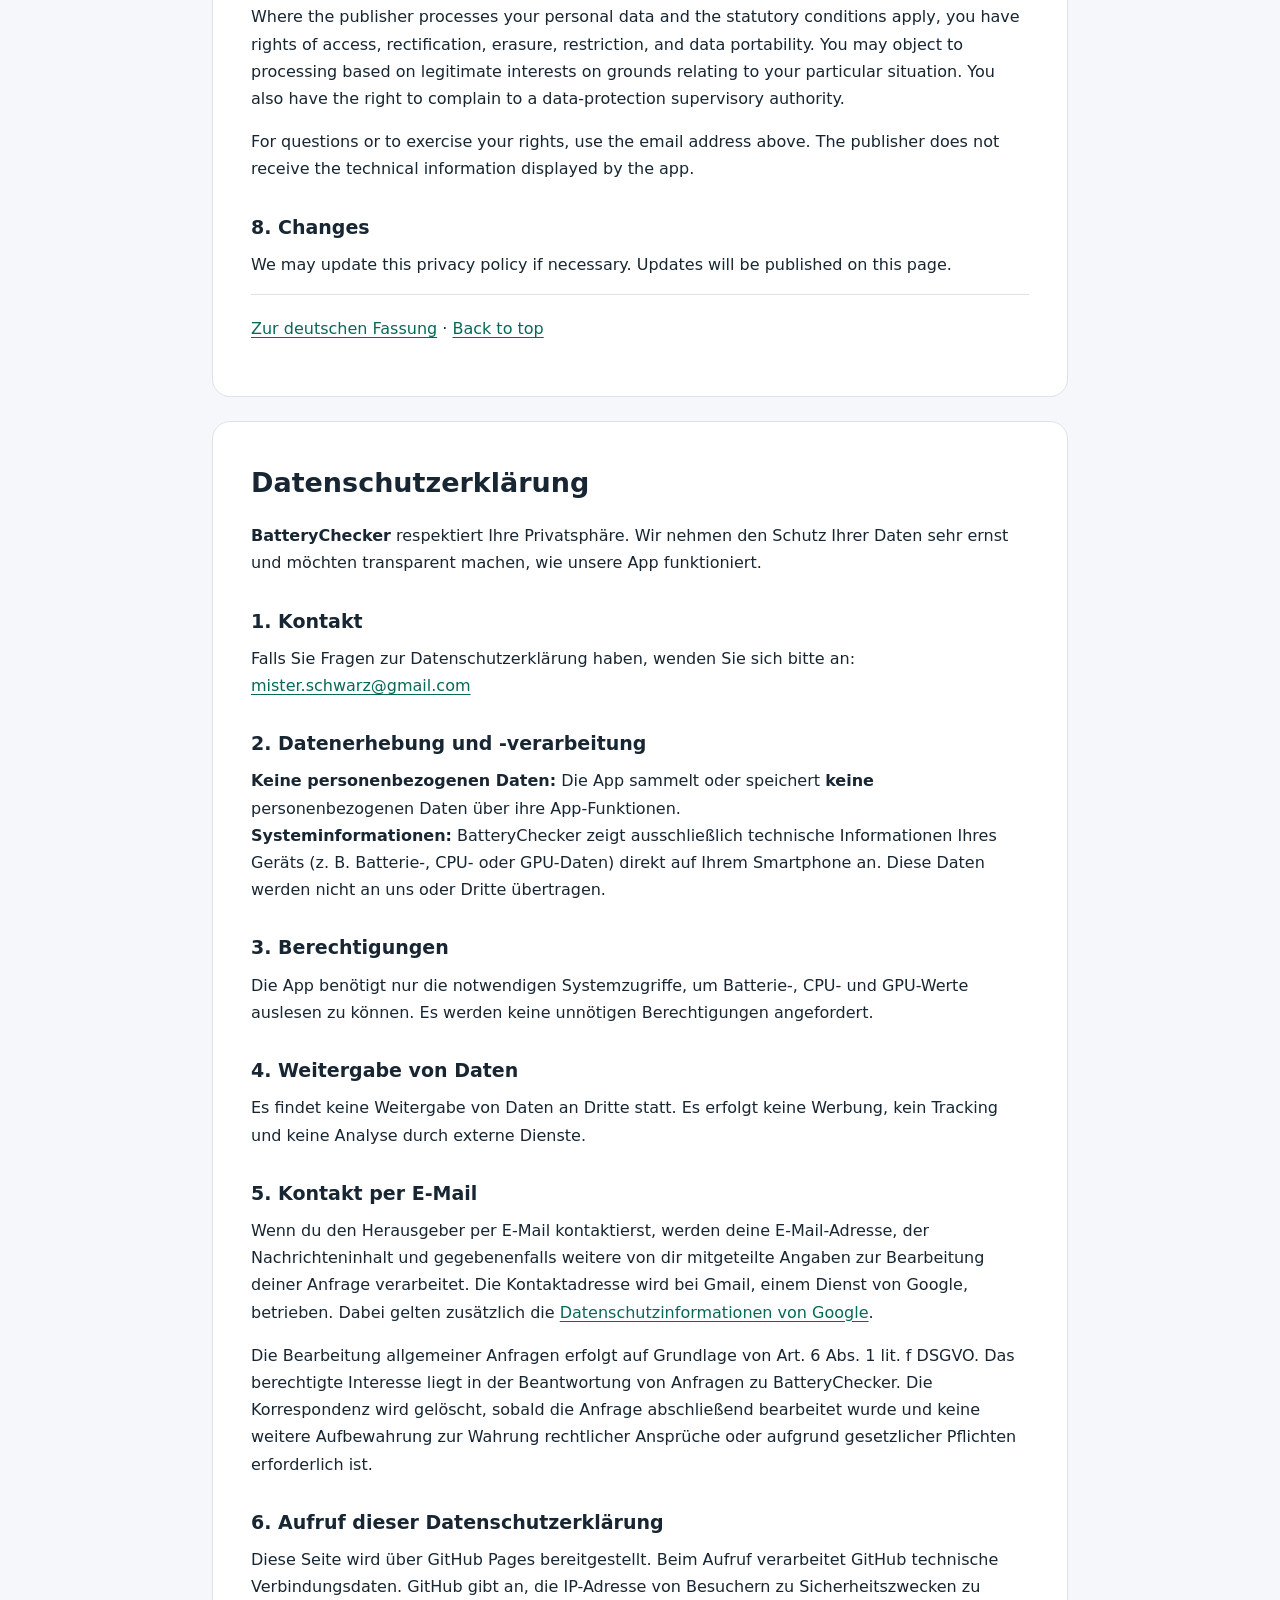
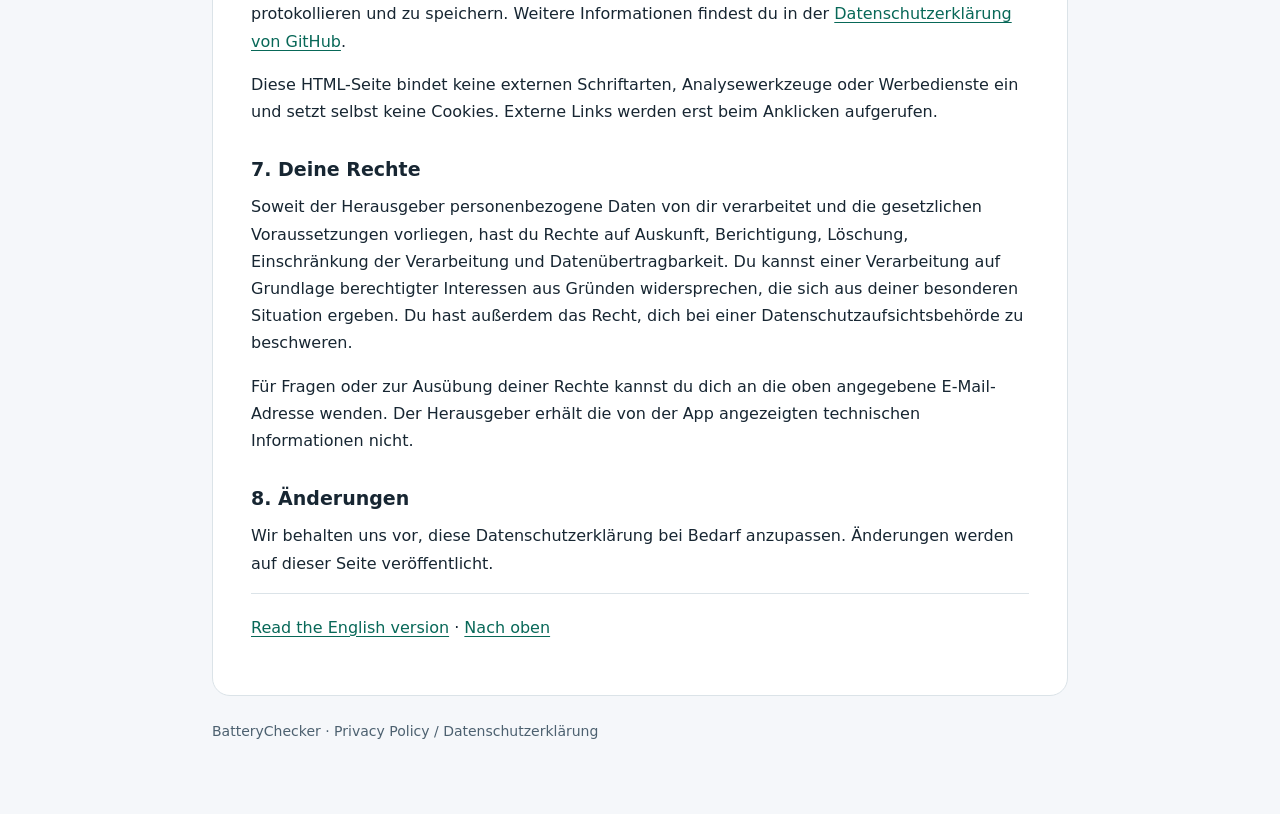
<file: privacy_policy_batterychecker.html>
<!doctype html>
<html lang="en">
<head>
  <meta charset="utf-8">
  <meta name="viewport" content="width=device-width, initial-scale=1">
  <meta name="description" content="BatteryChecker privacy policy / Datenschutzerklärung — English and Deutsch.">
  <meta name="color-scheme" content="light dark">
  <title>BatteryChecker — Privacy Policy / Datenschutzerklärung</title>
  <link rel="stylesheet" href="assets/css/privacy.css">
</head>
<body>
<main id="top">
  <header>
    <p class="meta">BatteryChecker · Android</p>
    <h1>Privacy Policy<br><span lang="de">Datenschutzerklärung</span></h1>
    <p class="meta">Last updated / Zuletzt aktualisiert: <time datetime="2026-10-20">20 October 2026 / 20. Oktober 2026</time></p>
    <nav aria-label="Languages / Sprachen"><a href="#en" lang="en" hreflang="en">English</a><a href="#de" lang="de" hreflang="de">Deutsch</a></nav>
  </header>
  <article id="en" lang="en" aria-labelledby="en-title">
    <h2 id="en-title">Privacy Policy</h2>
<p><strong>BatteryChecker</strong> respects your privacy. We take data protection seriously and want to be transparent about how our app works.</p>

        <h3>1. Contact</h3>
        <p>If you have any questions regarding this privacy policy, please contact us at: <a href="mailto:mister.schwarz@gmail.com">mister.schwarz@gmail.com</a><br></p>


      <h3>2. Data Collection and Processing</h3>
        <p><strong>No personal data:</strong> The app does <strong>not</strong> collect or store any personal information through its app functions.<br>
        <strong>System information:</strong> BatteryChecker only displays technical device information (for example: battery, CPU, or GPU data) directly on your phone. This information is never sent to us or to third parties.</p>

        <h3>3. Permissions</h3>
        <p>The app only requests the minimum system permissions necessary to read battery, CPU, and GPU values. No unnecessary permissions are requested.</p>

        <h3>4. Data Sharing</h3>
        <p>There is no sharing of data with third parties. The app does not include advertisements, tracking, or analytics services.</p>

        <h3>5. Email contact</h3>
<p>If you contact the publisher by email, your email address, message, and any other information you provide are processed to handle your enquiry. The contact address is hosted by Gmail, a Google service. <a href="https://policies.google.com/privacy?hl=en">Google’s privacy information</a> also applies.</p>
<p>General enquiries are handled on the basis of Article 6(1)(f) GDPR. The legitimate interest is responding to enquiries about BatteryChecker. Correspondence is deleted when the enquiry has been fully resolved and further retention is no longer necessary for legal claims or statutory obligations.</p>
<h3>6. Visiting this privacy-policy page</h3>
<p>This page is hosted on GitHub Pages. GitHub processes technical connection data when you visit. GitHub states that it logs and stores visitors’ IP addresses for security purposes. For more information, see the <a href="https://docs.github.com/en/site-policy/privacy-policies/github-general-privacy-statement">GitHub Privacy Statement</a>.</p>
<p>This HTML page includes no external fonts, analytics tools, or advertising services and sets no cookies itself. External links are accessed only when you click them.</p>
<h3>7. Your rights</h3>
<p>Where the publisher processes your personal data and the statutory conditions apply, you have rights of access, rectification, erasure, restriction, and data portability. You may object to processing based on legitimate interests on grounds relating to your particular situation. You also have the right to complain to a data-protection supervisory authority.</p>
<p>For questions or to exercise your rights, use the email address above. The publisher does not receive the technical information displayed by the app.</p>
    <h3>8. Changes</h3>
        <p>We may update this privacy policy if necessary. Updates will be published on this page.</p>

        <p class="policy-nav"><a href="#de" lang="de">Zur deutschen Fassung</a> · <a href="#top">Back to top</a></p>
  </article>
  <article id="de" lang="de" aria-labelledby="de-title">
    <h2 id="de-title">Datenschutzerklärung</h2>
<p><strong>BatteryChecker</strong> respektiert Ihre Privatsphäre. Wir nehmen den Schutz Ihrer Daten sehr ernst und möchten transparent machen, wie unsere App funktioniert.</p>

        <h3>1. Kontakt</h3>
        <p>Falls Sie Fragen zur Datenschutzerklärung haben, wenden Sie sich bitte an: <a href="mailto:mister.schwarz@gmail.com">mister.schwarz@gmail.com</a><br></p>


      <h3>2. Datenerhebung und -verarbeitung</h3>
        <p><strong>Keine personenbezogenen Daten:</strong> Die App sammelt oder speichert <strong>keine</strong> personenbezogenen Daten über ihre App-Funktionen.<br>
        <strong>Systeminformationen:</strong> BatteryChecker zeigt ausschließlich technische Informationen Ihres Geräts (z. B. Batterie-, CPU- oder GPU-Daten) direkt auf Ihrem Smartphone an. Diese Daten werden nicht an uns oder Dritte übertragen.</p>

        <h3>3. Berechtigungen</h3>
        <p>Die App benötigt nur die notwendigen Systemzugriffe, um Batterie-, CPU- und GPU-Werte auslesen zu können. Es werden keine unnötigen Berechtigungen angefordert.</p>

        <h3>4. Weitergabe von Daten</h3>
        <p>Es findet keine Weitergabe von Daten an Dritte statt. Es erfolgt keine Werbung, kein Tracking und keine Analyse durch externe Dienste.</p>

        <h3>5. Kontakt per E-Mail</h3>
    <p>Wenn du den Herausgeber per E-Mail kontaktierst, werden deine E-Mail-Adresse, der Nachrichteninhalt und gegebenenfalls weitere von dir mitgeteilte Angaben zur Bearbeitung deiner Anfrage verarbeitet. Die Kontaktadresse wird bei Gmail, einem Dienst von Google, betrieben. Dabei gelten zusätzlich die <a href="https://policies.google.com/privacy?hl=de">Datenschutzinformationen von Google</a>.</p>
    <p>Die Bearbeitung allgemeiner Anfragen erfolgt auf Grundlage von Art. 6 Abs. 1 lit. f DSGVO. Das berechtigte Interesse liegt in der Beantwortung von Anfragen zu BatteryChecker. Die Korrespondenz wird gelöscht, sobald die Anfrage abschließend bearbeitet wurde und keine weitere Aufbewahrung zur Wahrung rechtlicher Ansprüche oder aufgrund gesetzlicher Pflichten erforderlich ist.</p>

    <h3>6. Aufruf dieser Datenschutzerklärung</h3>
    <p>Diese Seite wird über GitHub Pages bereitgestellt. Beim Aufruf verarbeitet GitHub technische Verbindungsdaten. GitHub gibt an, die IP-Adresse von Besuchern zu Sicherheitszwecken zu protokollieren und zu speichern. Weitere Informationen findest du in der <a href="https://docs.github.com/en/site-policy/privacy-policies/github-general-privacy-statement">Datenschutzerklärung von GitHub</a>.</p>
    <p>Diese HTML-Seite bindet keine externen Schriftarten, Analysewerkzeuge oder Werbedienste ein und setzt selbst keine Cookies. Externe Links werden erst beim Anklicken aufgerufen.</p>

    <h3>7. Deine Rechte</h3>
    <p>Soweit der Herausgeber personenbezogene Daten von dir verarbeitet und die gesetzlichen Voraussetzungen vorliegen, hast du Rechte auf Auskunft, Berichtigung, Löschung, Einschränkung der Verarbeitung und Datenübertragbarkeit. Du kannst einer Verarbeitung auf Grundlage berechtigter Interessen aus Gründen widersprechen, die sich aus deiner besonderen Situation ergeben. Du hast außerdem das Recht, dich bei einer Datenschutzaufsichtsbehörde zu beschweren.</p>
    <p>Für Fragen oder zur Ausübung deiner Rechte kannst du dich an die oben angegebene E-Mail-Adresse wenden. Der Herausgeber erhält die von der App angezeigten technischen Informationen nicht.</p>
    <h3>8. Änderungen</h3>
        <p>Wir behalten uns vor, diese Datenschutzerklärung bei Bedarf anzupassen. Änderungen werden auf dieser Seite veröffentlicht.</p>

        <p class="policy-nav"><a href="#en" lang="en">Read the English version</a> · <a href="#top">Nach oben</a></p>
  </article>
  <footer>BatteryChecker · Privacy Policy / Datenschutzerklärung</footer>
</main>
</body>
</html>
</file>
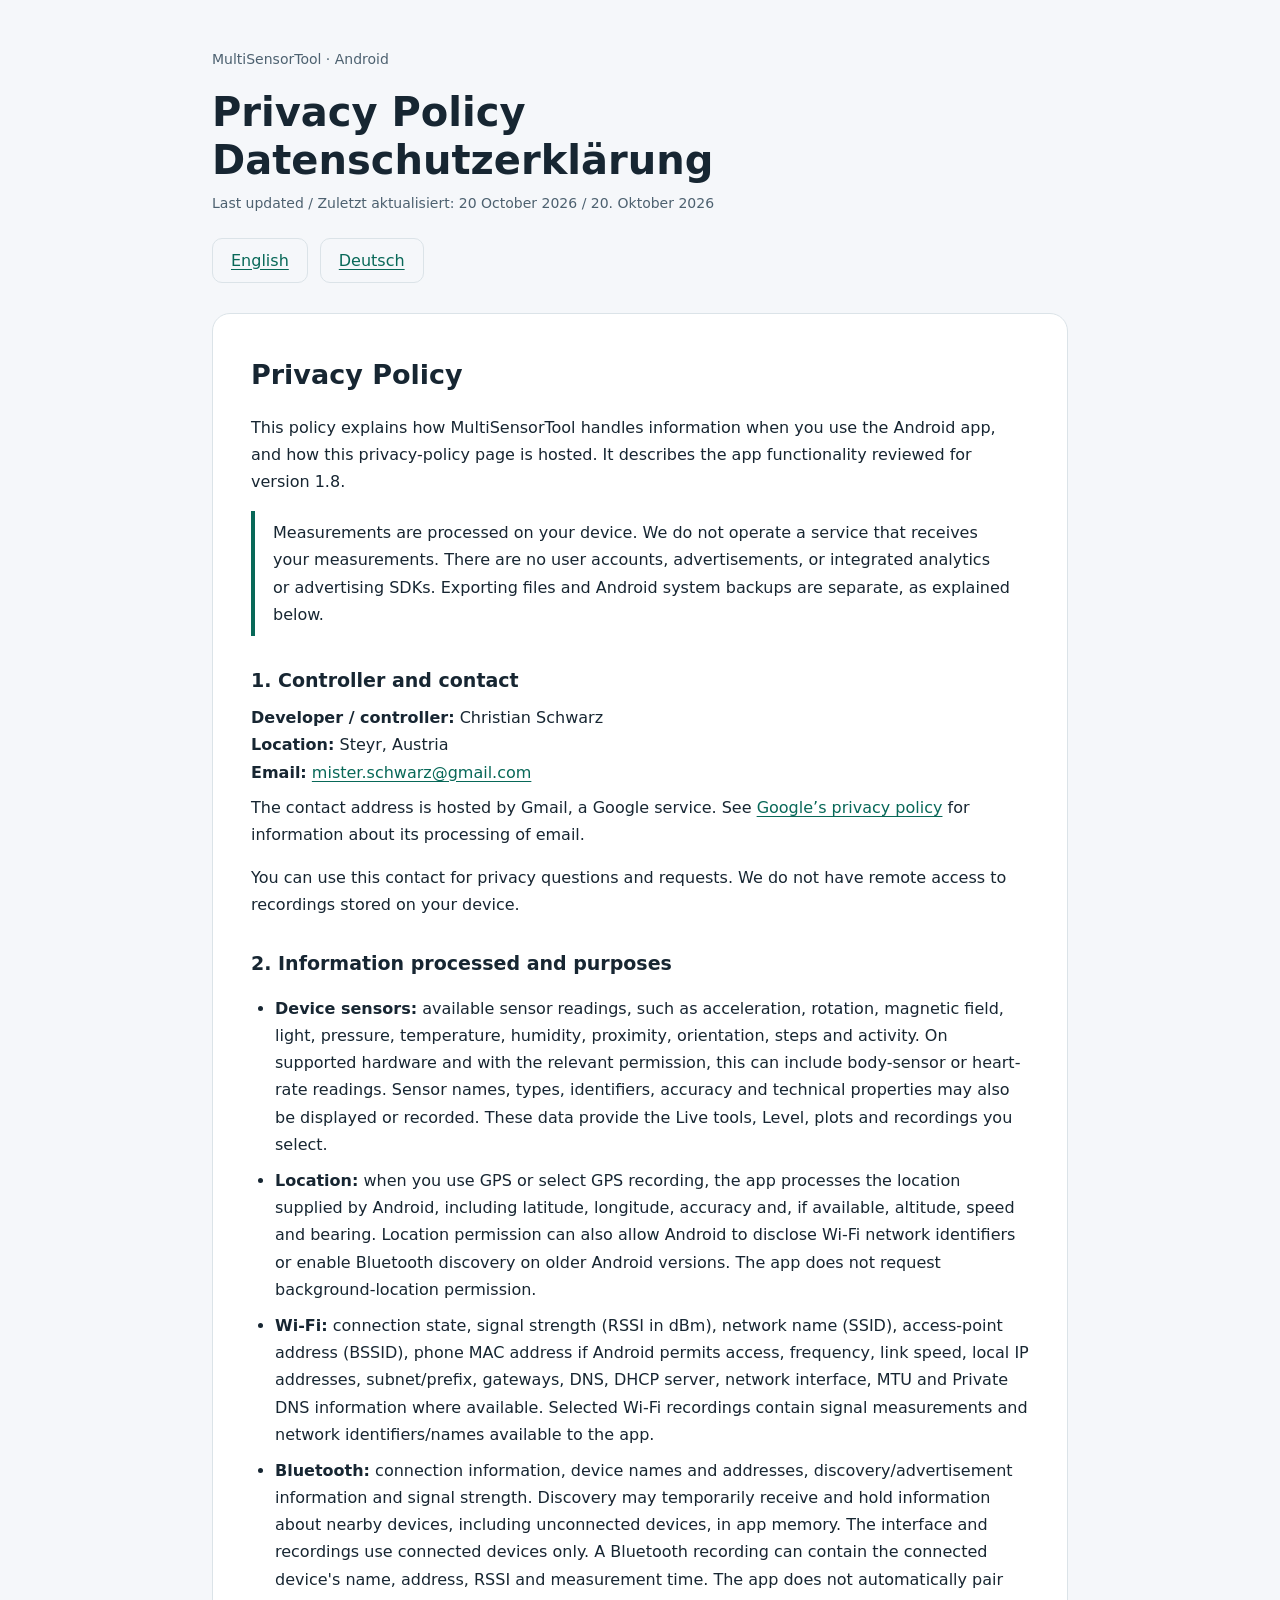
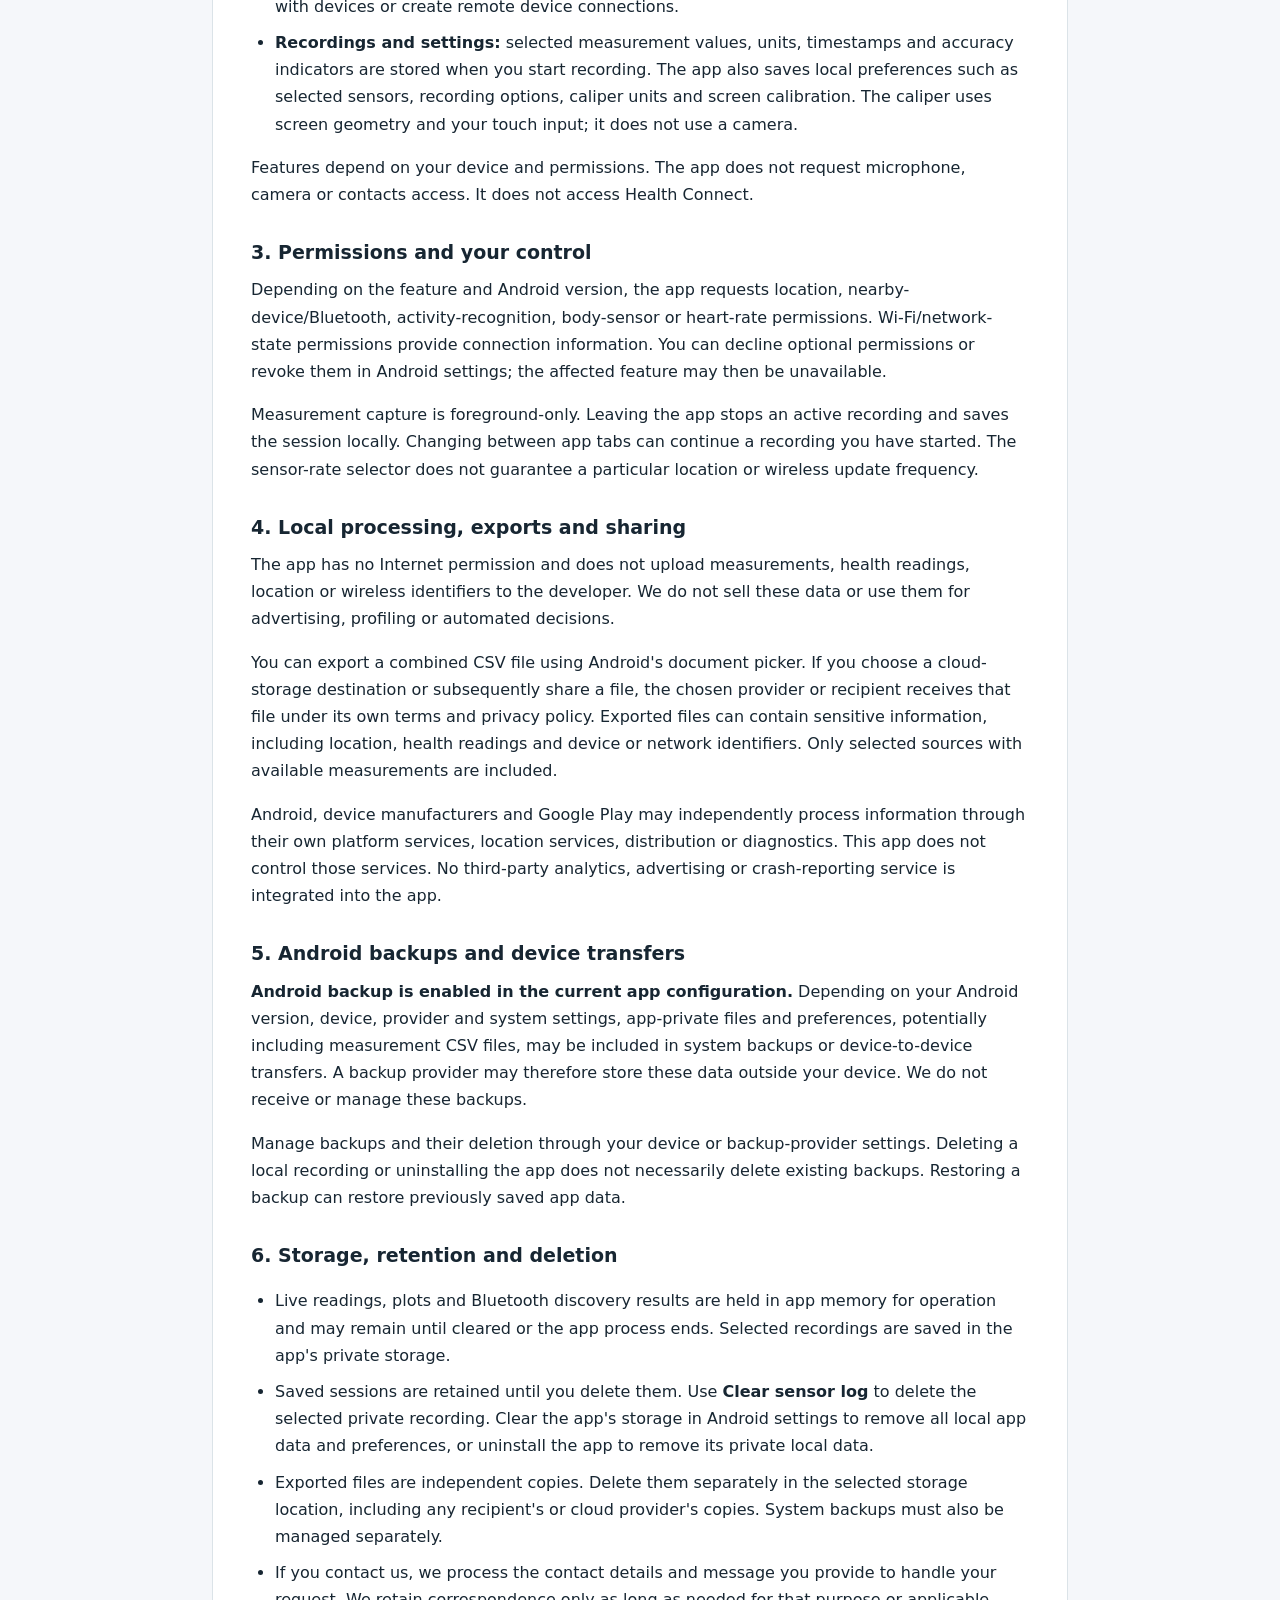
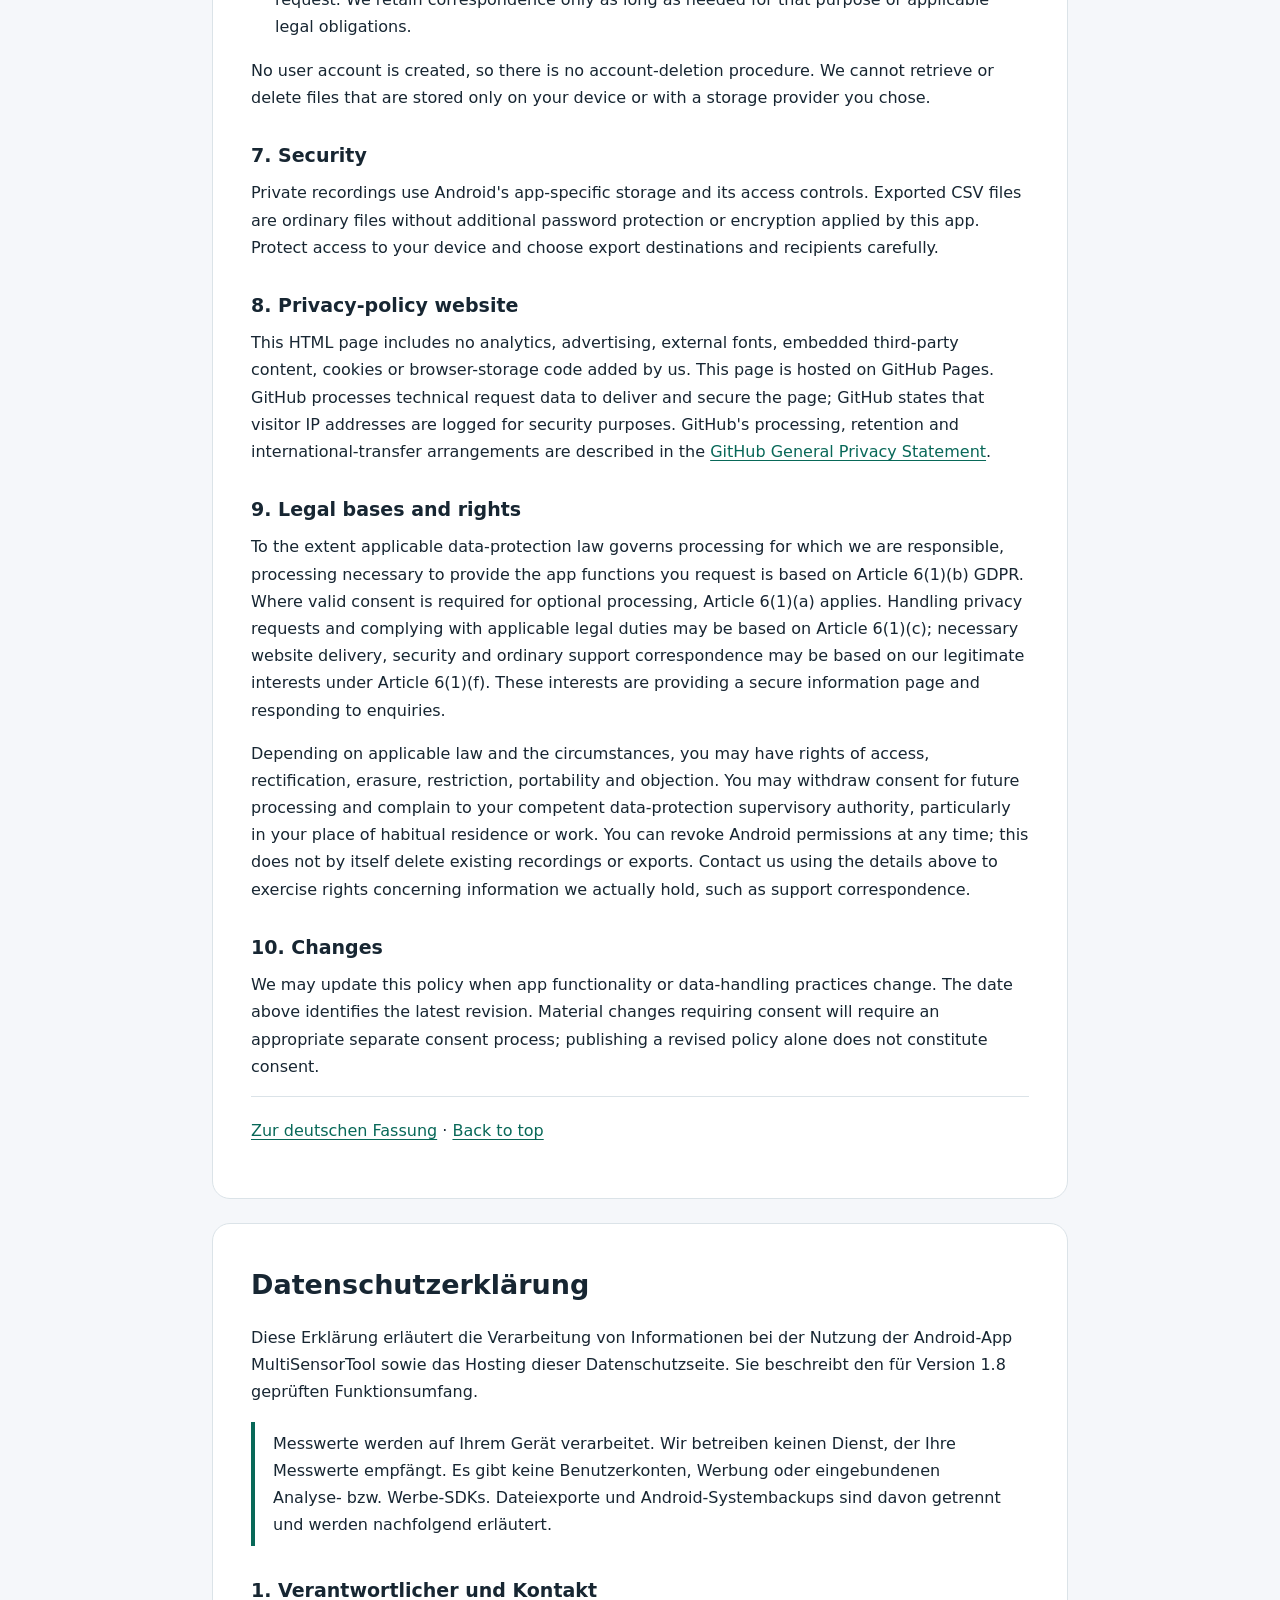
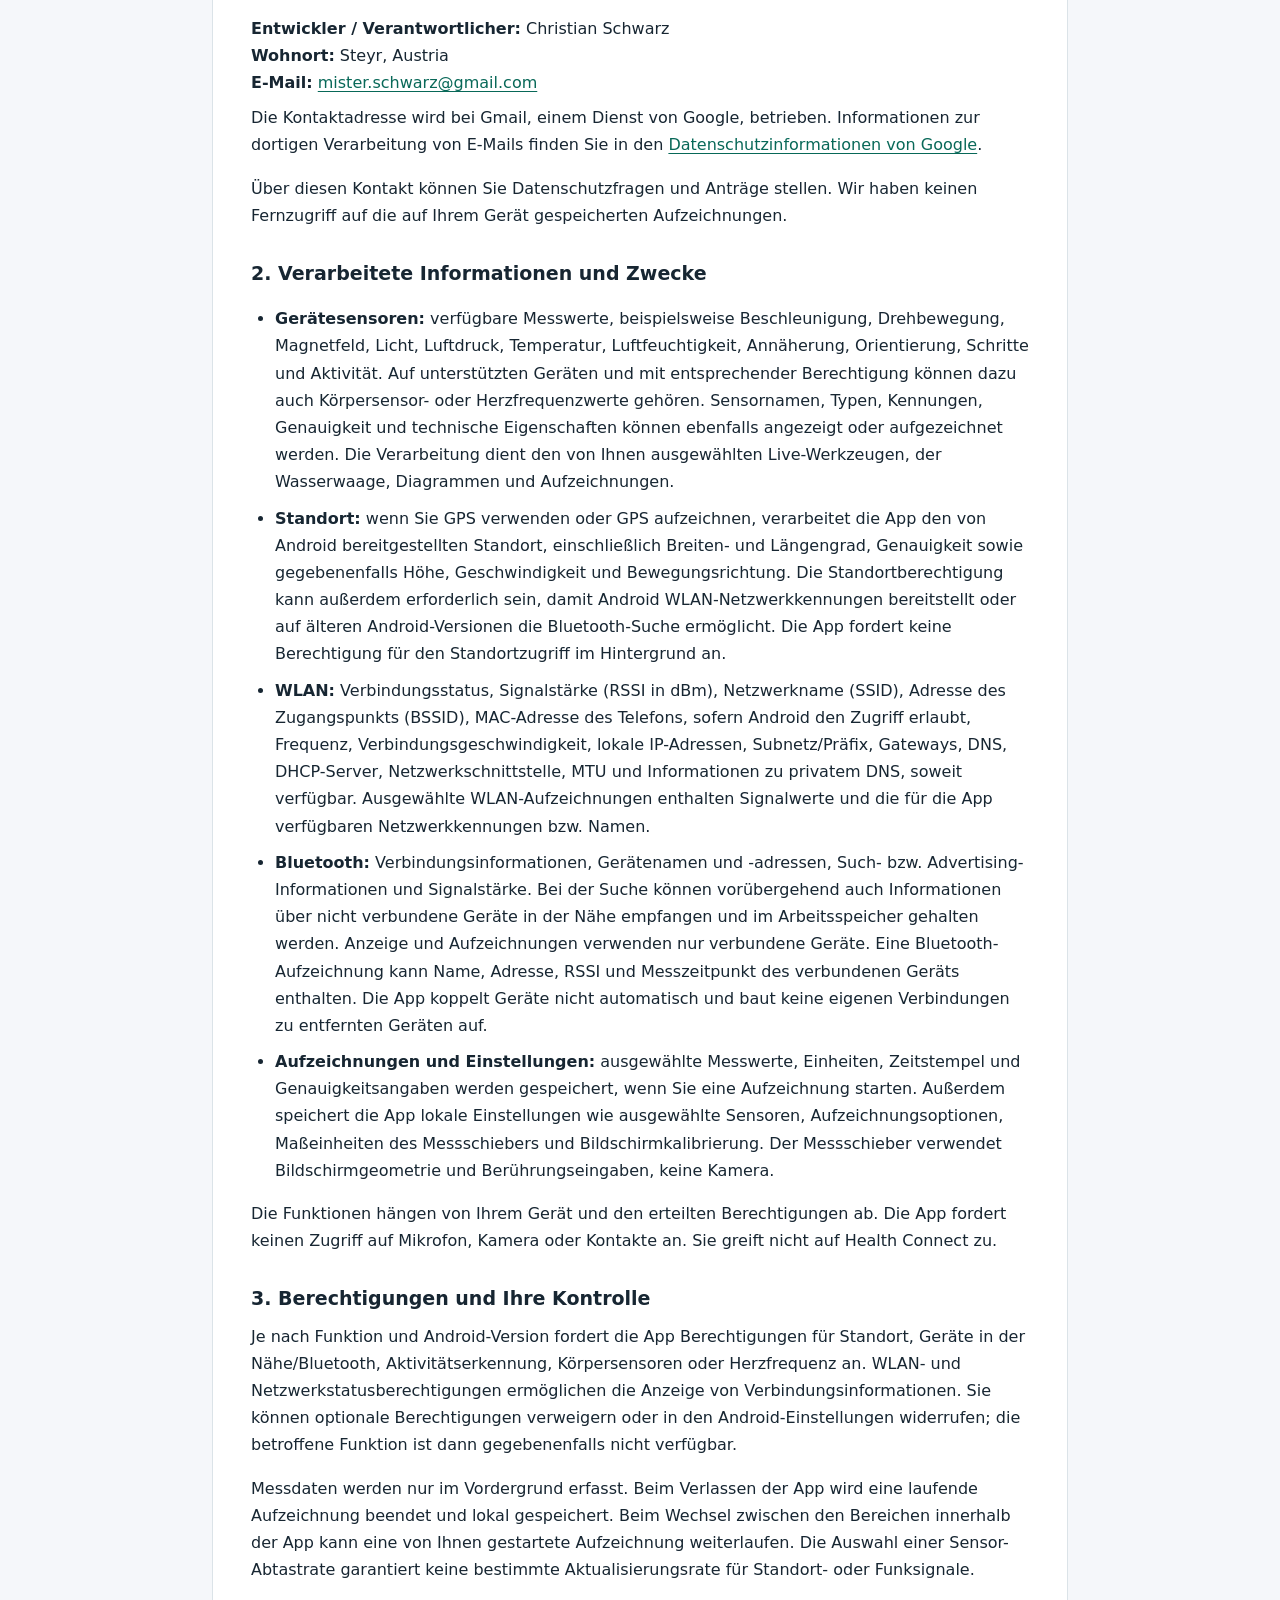
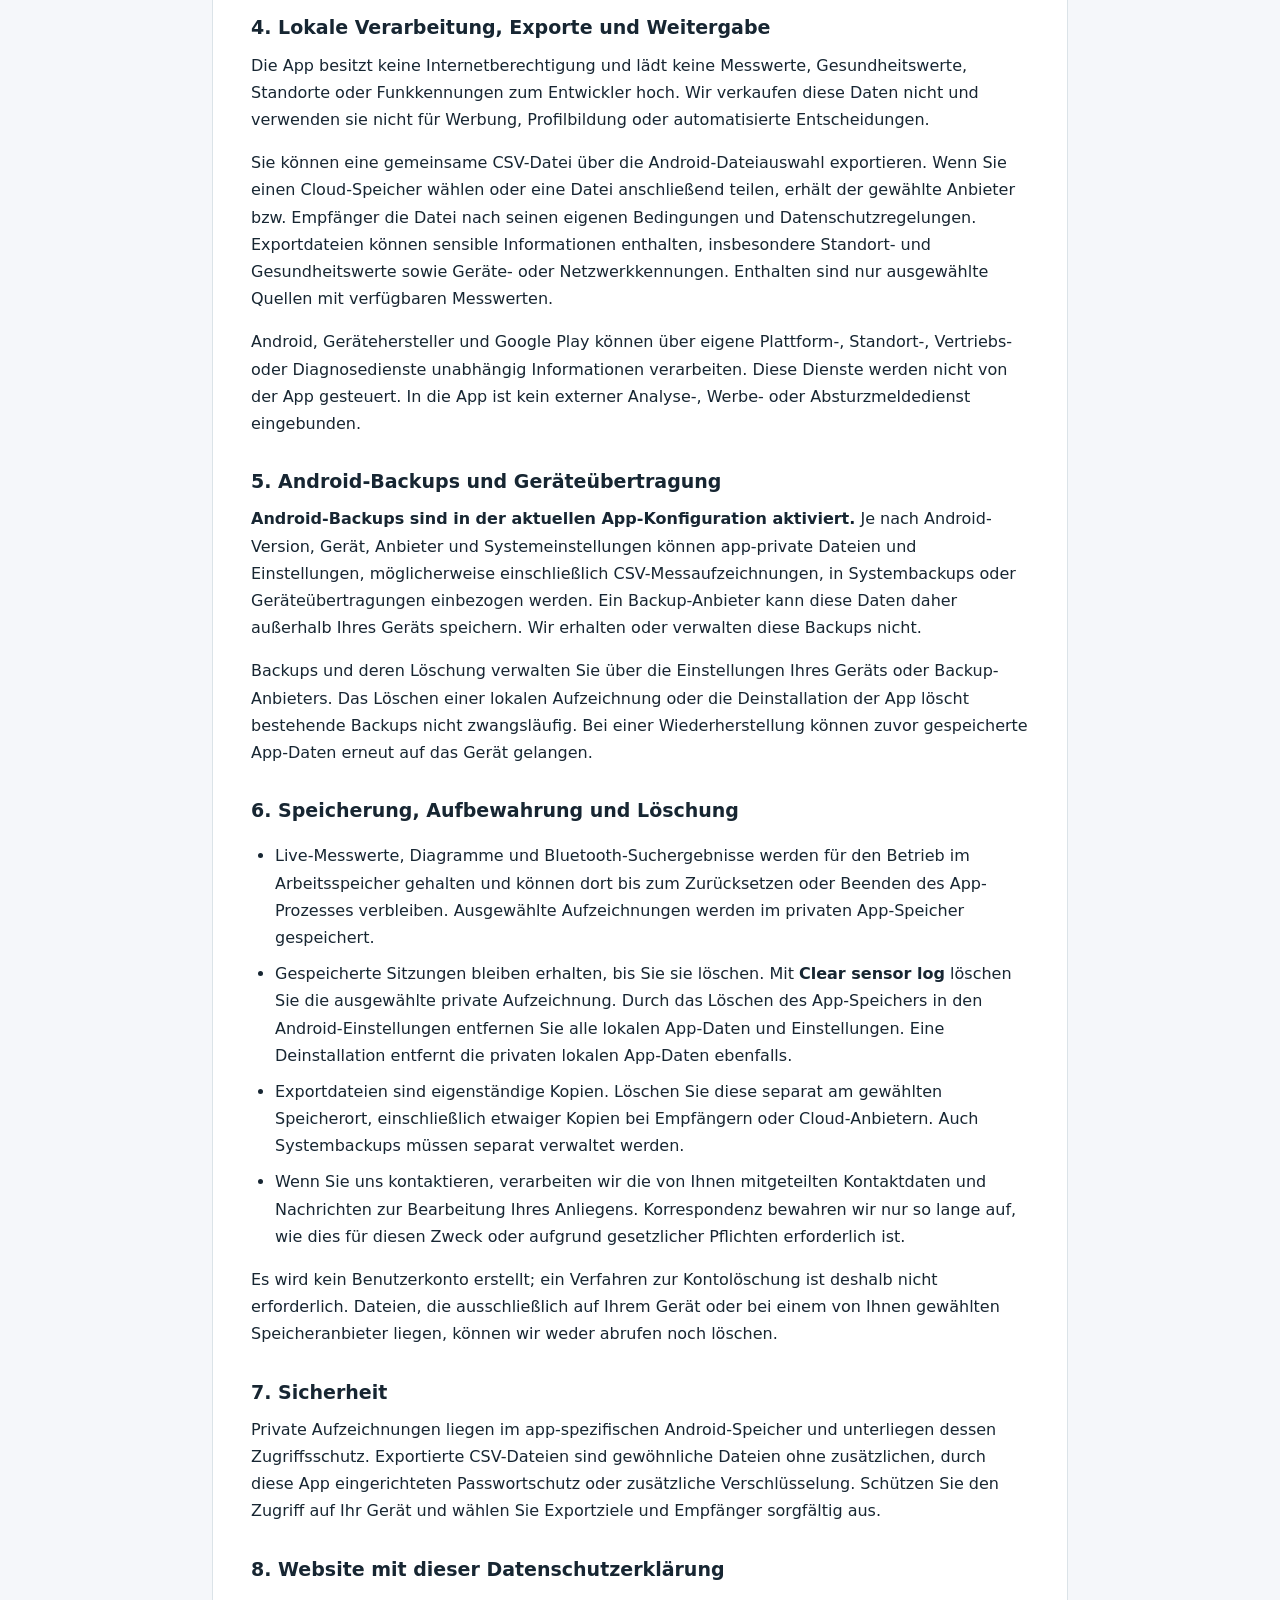
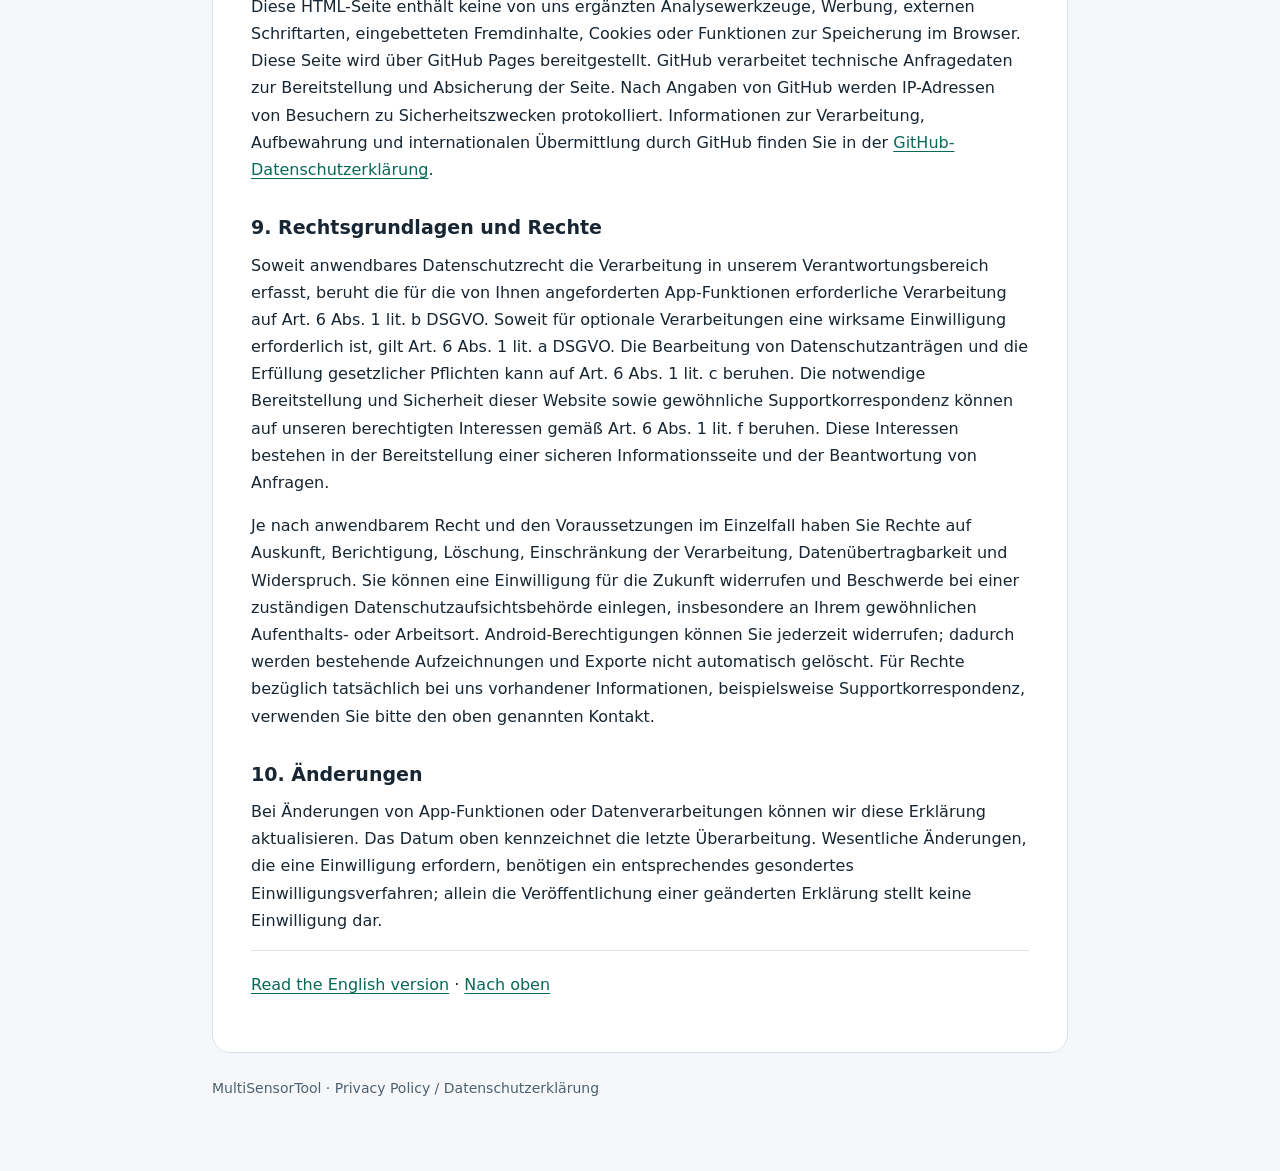
<file: privacy_policy_multisensortool.html>
<!doctype html>
<html lang="en">
<head>
  <meta charset="utf-8">
  <meta name="viewport" content="width=device-width, initial-scale=1">
  <meta name="description" content="MultiSensorTool privacy policy / Datenschutzerklärung — English and Deutsch.">
  <meta name="color-scheme" content="light dark">
  <title>MultiSensorTool — Privacy Policy / Datenschutzerklärung</title>
  <link rel="stylesheet" href="assets/css/privacy.css">
</head>
<body>
<main id="top">
  <header>
    <p class="meta">MultiSensorTool · Android</p>
    <h1>Privacy Policy<br><span lang="de">Datenschutzerklärung</span></h1>
    <p class="meta">Last updated / Zuletzt aktualisiert: <time datetime="2026-10-20">20 October 2026 / 20. Oktober 2026</time></p>
    <nav aria-label="Languages / Sprachen"><a href="#en" lang="en" hreflang="en">English</a><a href="#de" lang="de" hreflang="de">Deutsch</a></nav>
  </header>
  <article id="en" lang="en" aria-labelledby="en-title">
    <h2 id="en-title">Privacy Policy</h2>
<p>This policy explains how MultiSensorTool handles information when you use the Android app, and how this privacy-policy page is hosted. It describes the app functionality reviewed for version 1.8.</p>
    <p class="summary">Measurements are processed on your device. We do not operate a service that receives your measurements. There are no user accounts, advertisements, or integrated analytics or advertising SDKs. Exporting files and Android system backups are separate, as explained below.</p>

    <h3>1. Controller and contact</h3>
    <address><strong>Developer / controller:</strong> Christian Schwarz<br>
      <strong>Location:</strong> Steyr, Austria<br>
      <strong>Email:</strong> <a href="mailto:mister.schwarz@gmail.com">mister.schwarz@gmail.com</a></address>
    <p>The contact address is hosted by Gmail, a Google service. See <a href="https://policies.google.com/privacy?hl=en">Google’s privacy policy</a> for information about its processing of email.</p>
    <p>You can use this contact for privacy questions and requests. We do not have remote access to recordings stored on your device.</p>

    <h3>2. Information processed and purposes</h3>
    <ul>
      <li><strong>Device sensors:</strong> available sensor readings, such as acceleration, rotation, magnetic field, light, pressure, temperature, humidity, proximity, orientation, steps and activity. On supported hardware and with the relevant permission, this can include body-sensor or heart-rate readings. Sensor names, types, identifiers, accuracy and technical properties may also be displayed or recorded. These data provide the Live tools, Level, plots and recordings you select.</li>
      <li><strong>Location:</strong> when you use GPS or select GPS recording, the app processes the location supplied by Android, including latitude, longitude, accuracy and, if available, altitude, speed and bearing. Location permission can also allow Android to disclose Wi-Fi network identifiers or enable Bluetooth discovery on older Android versions. The app does not request background-location permission.</li>
      <li><strong>Wi-Fi:</strong> connection state, signal strength (RSSI in dBm), network name (SSID), access-point address (BSSID), phone MAC address if Android permits access, frequency, link speed, local IP addresses, subnet/prefix, gateways, DNS, DHCP server, network interface, MTU and Private DNS information where available. Selected Wi-Fi recordings contain signal measurements and network identifiers/names available to the app.</li>
      <li><strong>Bluetooth:</strong> connection information, device names and addresses, discovery/advertisement information and signal strength. Discovery may temporarily receive and hold information about nearby devices, including unconnected devices, in app memory. The interface and recordings use connected devices only. A Bluetooth recording can contain the connected device's name, address, RSSI and measurement time. The app does not automatically pair with devices or create remote device connections.</li>
      <li><strong>Recordings and settings:</strong> selected measurement values, units, timestamps and accuracy indicators are stored when you start recording. The app also saves local preferences such as selected sensors, recording options, caliper units and screen calibration. The caliper uses screen geometry and your touch input; it does not use a camera.</li>
    </ul>
    <p>Features depend on your device and permissions. The app does not request microphone, camera or contacts access. It does not access Health Connect.</p>

    <h3>3. Permissions and your control</h3>
    <p>Depending on the feature and Android version, the app requests location, nearby-device/Bluetooth, activity-recognition, body-sensor or heart-rate permissions. Wi-Fi/network-state permissions provide connection information. You can decline optional permissions or revoke them in Android settings; the affected feature may then be unavailable.</p>
    <p>Measurement capture is foreground-only. Leaving the app stops an active recording and saves the session locally. Changing between app tabs can continue a recording you have started. The sensor-rate selector does not guarantee a particular location or wireless update frequency.</p>

    <h3>4. Local processing, exports and sharing</h3>
    <p>The app has no Internet permission and does not upload measurements, health readings, location or wireless identifiers to the developer. We do not sell these data or use them for advertising, profiling or automated decisions.</p>
    <p>You can export a combined CSV file using Android's document picker. If you choose a cloud-storage destination or subsequently share a file, the chosen provider or recipient receives that file under its own terms and privacy policy. Exported files can contain sensitive information, including location, health readings and device or network identifiers. Only selected sources with available measurements are included.</p>
    <p>Android, device manufacturers and Google Play may independently process information through their own platform services, location services, distribution or diagnostics. This app does not control those services. No third-party analytics, advertising or crash-reporting service is integrated into the app.</p>

    <h3>5. Android backups and device transfers</h3>
    <p><strong>Android backup is enabled in the current app configuration.</strong> Depending on your Android version, device, provider and system settings, app-private files and preferences, potentially including measurement CSV files, may be included in system backups or device-to-device transfers. A backup provider may therefore store these data outside your device. We do not receive or manage these backups.</p>
    <p>Manage backups and their deletion through your device or backup-provider settings. Deleting a local recording or uninstalling the app does not necessarily delete existing backups. Restoring a backup can restore previously saved app data.</p>

    <h3>6. Storage, retention and deletion</h3>
    <ul>
      <li>Live readings, plots and Bluetooth discovery results are held in app memory for operation and may remain until cleared or the app process ends. Selected recordings are saved in the app's private storage.</li>
      <li>Saved sessions are retained until you delete them. Use <strong>Clear sensor log</strong> to delete the selected private recording. Clear the app's storage in Android settings to remove all local app data and preferences, or uninstall the app to remove its private local data.</li>
      <li>Exported files are independent copies. Delete them separately in the selected storage location, including any recipient's or cloud provider's copies. System backups must also be managed separately.</li>
      <li>If you contact us, we process the contact details and message you provide to handle your request. We retain correspondence only as long as needed for that purpose or applicable legal obligations.</li>
    </ul>
    <p>No user account is created, so there is no account-deletion procedure. We cannot retrieve or delete files that are stored only on your device or with a storage provider you chose.</p>

    <h3>7. Security</h3>
    <p>Private recordings use Android's app-specific storage and its access controls. Exported CSV files are ordinary files without additional password protection or encryption applied by this app. Protect access to your device and choose export destinations and recipients carefully.</p>

    <h3>8. Privacy-policy website</h3>
    <p>This HTML page includes no analytics, advertising, external fonts, embedded third-party content, cookies or browser-storage code added by us. This page is hosted on GitHub Pages. GitHub processes technical request data to deliver and secure the page; GitHub states that visitor IP addresses are logged for security purposes. GitHub's processing, retention and international-transfer arrangements are described in the <a href="https://docs.github.com/en/site-policy/privacy-policies/github-general-privacy-statement">GitHub General Privacy Statement</a>.</p>

    <h3>9. Legal bases and rights</h3>
    <p>To the extent applicable data-protection law governs processing for which we are responsible, processing necessary to provide the app functions you request is based on Article 6(1)(b) GDPR. Where valid consent is required for optional processing, Article 6(1)(a) applies. Handling privacy requests and complying with applicable legal duties may be based on Article 6(1)(c); necessary website delivery, security and ordinary support correspondence may be based on our legitimate interests under Article 6(1)(f). These interests are providing a secure information page and responding to enquiries.</p>
    <p>Depending on applicable law and the circumstances, you may have rights of access, rectification, erasure, restriction, portability and objection. You may withdraw consent for future processing and complain to your competent data-protection supervisory authority, particularly in your place of habitual residence or work. You can revoke Android permissions at any time; this does not by itself delete existing recordings or exports. Contact us using the details above to exercise rights concerning information we actually hold, such as support correspondence.</p>

    <h3>10. Changes</h3>
    <p>We may update this policy when app functionality or data-handling practices change. The date above identifies the latest revision. Material changes requiring consent will require an appropriate separate consent process; publishing a revised policy alone does not constitute consent.</p>
    <p class="policy-nav"><a href="#de" lang="de">Zur deutschen Fassung</a> · <a href="#top">Back to top</a></p>
  </article>
  <article id="de" lang="de" aria-labelledby="de-title">
    <h2 id="de-title">Datenschutzerklärung</h2>
<p>Diese Erklärung erläutert die Verarbeitung von Informationen bei der Nutzung der Android-App MultiSensorTool sowie das Hosting dieser Datenschutzseite. Sie beschreibt den für Version 1.8 geprüften Funktionsumfang.</p>
    <p class="summary">Messwerte werden auf Ihrem Gerät verarbeitet. Wir betreiben keinen Dienst, der Ihre Messwerte empfängt. Es gibt keine Benutzerkonten, Werbung oder eingebundenen Analyse- bzw. Werbe-SDKs. Dateiexporte und Android-Systembackups sind davon getrennt und werden nachfolgend erläutert.</p>

    <h3>1. Verantwortlicher und Kontakt</h3>
    <address><strong>Entwickler / Verantwortlicher:</strong> Christian Schwarz<br>
      <strong>Wohnort:</strong> Steyr, Austria<br>
      <strong>E-Mail:</strong> <a href="mailto:mister.schwarz@gmail.com">mister.schwarz@gmail.com</a></address>
    <p>Die Kontaktadresse wird bei Gmail, einem Dienst von Google, betrieben. Informationen zur dortigen Verarbeitung von E-Mails finden Sie in den <a href="https://policies.google.com/privacy?hl=de">Datenschutzinformationen von Google</a>.</p>
    <p>Über diesen Kontakt können Sie Datenschutzfragen und Anträge stellen. Wir haben keinen Fernzugriff auf die auf Ihrem Gerät gespeicherten Aufzeichnungen.</p>

    <h3>2. Verarbeitete Informationen und Zwecke</h3>
    <ul>
      <li><strong>Gerätesensoren:</strong> verfügbare Messwerte, beispielsweise Beschleunigung, Drehbewegung, Magnetfeld, Licht, Luftdruck, Temperatur, Luftfeuchtigkeit, Annäherung, Orientierung, Schritte und Aktivität. Auf unterstützten Geräten und mit entsprechender Berechtigung können dazu auch Körpersensor- oder Herzfrequenzwerte gehören. Sensornamen, Typen, Kennungen, Genauigkeit und technische Eigenschaften können ebenfalls angezeigt oder aufgezeichnet werden. Die Verarbeitung dient den von Ihnen ausgewählten Live-Werkzeugen, der Wasserwaage, Diagrammen und Aufzeichnungen.</li>
      <li><strong>Standort:</strong> wenn Sie GPS verwenden oder GPS aufzeichnen, verarbeitet die App den von Android bereitgestellten Standort, einschließlich Breiten- und Längengrad, Genauigkeit sowie gegebenenfalls Höhe, Geschwindigkeit und Bewegungsrichtung. Die Standortberechtigung kann außerdem erforderlich sein, damit Android WLAN-Netzwerkkennungen bereitstellt oder auf älteren Android-Versionen die Bluetooth-Suche ermöglicht. Die App fordert keine Berechtigung für den Standortzugriff im Hintergrund an.</li>
      <li><strong>WLAN:</strong> Verbindungsstatus, Signalstärke (RSSI in dBm), Netzwerkname (SSID), Adresse des Zugangspunkts (BSSID), MAC-Adresse des Telefons, sofern Android den Zugriff erlaubt, Frequenz, Verbindungsgeschwindigkeit, lokale IP-Adressen, Subnetz/Präfix, Gateways, DNS, DHCP-Server, Netzwerkschnittstelle, MTU und Informationen zu privatem DNS, soweit verfügbar. Ausgewählte WLAN-Aufzeichnungen enthalten Signalwerte und die für die App verfügbaren Netzwerkkennungen bzw. Namen.</li>
      <li><strong>Bluetooth:</strong> Verbindungsinformationen, Gerätenamen und -adressen, Such- bzw. Advertising-Informationen und Signalstärke. Bei der Suche können vorübergehend auch Informationen über nicht verbundene Geräte in der Nähe empfangen und im Arbeitsspeicher gehalten werden. Anzeige und Aufzeichnungen verwenden nur verbundene Geräte. Eine Bluetooth-Aufzeichnung kann Name, Adresse, RSSI und Messzeitpunkt des verbundenen Geräts enthalten. Die App koppelt Geräte nicht automatisch und baut keine eigenen Verbindungen zu entfernten Geräten auf.</li>
      <li><strong>Aufzeichnungen und Einstellungen:</strong> ausgewählte Messwerte, Einheiten, Zeitstempel und Genauigkeitsangaben werden gespeichert, wenn Sie eine Aufzeichnung starten. Außerdem speichert die App lokale Einstellungen wie ausgewählte Sensoren, Aufzeichnungsoptionen, Maßeinheiten des Messschiebers und Bildschirmkalibrierung. Der Messschieber verwendet Bildschirmgeometrie und Berührungseingaben, keine Kamera.</li>
    </ul>
    <p>Die Funktionen hängen von Ihrem Gerät und den erteilten Berechtigungen ab. Die App fordert keinen Zugriff auf Mikrofon, Kamera oder Kontakte an. Sie greift nicht auf Health Connect zu.</p>

    <h3>3. Berechtigungen und Ihre Kontrolle</h3>
    <p>Je nach Funktion und Android-Version fordert die App Berechtigungen für Standort, Geräte in der Nähe/Bluetooth, Aktivitätserkennung, Körpersensoren oder Herzfrequenz an. WLAN- und Netzwerkstatusberechtigungen ermöglichen die Anzeige von Verbindungsinformationen. Sie können optionale Berechtigungen verweigern oder in den Android-Einstellungen widerrufen; die betroffene Funktion ist dann gegebenenfalls nicht verfügbar.</p>
    <p>Messdaten werden nur im Vordergrund erfasst. Beim Verlassen der App wird eine laufende Aufzeichnung beendet und lokal gespeichert. Beim Wechsel zwischen den Bereichen innerhalb der App kann eine von Ihnen gestartete Aufzeichnung weiterlaufen. Die Auswahl einer Sensor-Abtastrate garantiert keine bestimmte Aktualisierungsrate für Standort- oder Funksignale.</p>

    <h3>4. Lokale Verarbeitung, Exporte und Weitergabe</h3>
    <p>Die App besitzt keine Internetberechtigung und lädt keine Messwerte, Gesundheitswerte, Standorte oder Funkkennungen zum Entwickler hoch. Wir verkaufen diese Daten nicht und verwenden sie nicht für Werbung, Profilbildung oder automatisierte Entscheidungen.</p>
    <p>Sie können eine gemeinsame CSV-Datei über die Android-Dateiauswahl exportieren. Wenn Sie einen Cloud-Speicher wählen oder eine Datei anschließend teilen, erhält der gewählte Anbieter bzw. Empfänger die Datei nach seinen eigenen Bedingungen und Datenschutzregelungen. Exportdateien können sensible Informationen enthalten, insbesondere Standort- und Gesundheitswerte sowie Geräte- oder Netzwerkkennungen. Enthalten sind nur ausgewählte Quellen mit verfügbaren Messwerten.</p>
    <p>Android, Gerätehersteller und Google Play können über eigene Plattform-, Standort-, Vertriebs- oder Diagnosedienste unabhängig Informationen verarbeiten. Diese Dienste werden nicht von der App gesteuert. In die App ist kein externer Analyse-, Werbe- oder Absturzmeldedienst eingebunden.</p>

    <h3>5. Android-Backups und Geräteübertragung</h3>
    <p><strong>Android-Backups sind in der aktuellen App-Konfiguration aktiviert.</strong> Je nach Android-Version, Gerät, Anbieter und Systemeinstellungen können app-private Dateien und Einstellungen, möglicherweise einschließlich CSV-Messaufzeichnungen, in Systembackups oder Geräteübertragungen einbezogen werden. Ein Backup-Anbieter kann diese Daten daher außerhalb Ihres Geräts speichern. Wir erhalten oder verwalten diese Backups nicht.</p>
    <p>Backups und deren Löschung verwalten Sie über die Einstellungen Ihres Geräts oder Backup-Anbieters. Das Löschen einer lokalen Aufzeichnung oder die Deinstallation der App löscht bestehende Backups nicht zwangsläufig. Bei einer Wiederherstellung können zuvor gespeicherte App-Daten erneut auf das Gerät gelangen.</p>

    <h3>6. Speicherung, Aufbewahrung und Löschung</h3>
    <ul>
      <li>Live-Messwerte, Diagramme und Bluetooth-Suchergebnisse werden für den Betrieb im Arbeitsspeicher gehalten und können dort bis zum Zurücksetzen oder Beenden des App-Prozesses verbleiben. Ausgewählte Aufzeichnungen werden im privaten App-Speicher gespeichert.</li>
      <li>Gespeicherte Sitzungen bleiben erhalten, bis Sie sie löschen. Mit <strong>Clear sensor log</strong> löschen Sie die ausgewählte private Aufzeichnung. Durch das Löschen des App-Speichers in den Android-Einstellungen entfernen Sie alle lokalen App-Daten und Einstellungen. Eine Deinstallation entfernt die privaten lokalen App-Daten ebenfalls.</li>
      <li>Exportdateien sind eigenständige Kopien. Löschen Sie diese separat am gewählten Speicherort, einschließlich etwaiger Kopien bei Empfängern oder Cloud-Anbietern. Auch Systembackups müssen separat verwaltet werden.</li>
      <li>Wenn Sie uns kontaktieren, verarbeiten wir die von Ihnen mitgeteilten Kontaktdaten und Nachrichten zur Bearbeitung Ihres Anliegens. Korrespondenz bewahren wir nur so lange auf, wie dies für diesen Zweck oder aufgrund gesetzlicher Pflichten erforderlich ist.</li>
    </ul>
    <p>Es wird kein Benutzerkonto erstellt; ein Verfahren zur Kontolöschung ist deshalb nicht erforderlich. Dateien, die ausschließlich auf Ihrem Gerät oder bei einem von Ihnen gewählten Speicheranbieter liegen, können wir weder abrufen noch löschen.</p>

    <h3>7. Sicherheit</h3>
    <p>Private Aufzeichnungen liegen im app-spezifischen Android-Speicher und unterliegen dessen Zugriffsschutz. Exportierte CSV-Dateien sind gewöhnliche Dateien ohne zusätzlichen, durch diese App eingerichteten Passwortschutz oder zusätzliche Verschlüsselung. Schützen Sie den Zugriff auf Ihr Gerät und wählen Sie Exportziele und Empfänger sorgfältig aus.</p>

    <h3>8. Website mit dieser Datenschutzerklärung</h3>
    <p>Diese HTML-Seite enthält keine von uns ergänzten Analysewerkzeuge, Werbung, externen Schriftarten, eingebetteten Fremdinhalte, Cookies oder Funktionen zur Speicherung im Browser. Diese Seite wird über GitHub Pages bereitgestellt. GitHub verarbeitet technische Anfragedaten zur Bereitstellung und Absicherung der Seite. Nach Angaben von GitHub werden IP-Adressen von Besuchern zu Sicherheitszwecken protokolliert. Informationen zur Verarbeitung, Aufbewahrung und internationalen Übermittlung durch GitHub finden Sie in der <a href="https://docs.github.com/en/site-policy/privacy-policies/github-general-privacy-statement">GitHub-Datenschutzerklärung</a>.</p>

    <h3>9. Rechtsgrundlagen und Rechte</h3>
    <p>Soweit anwendbares Datenschutzrecht die Verarbeitung in unserem Verantwortungsbereich erfasst, beruht die für die von Ihnen angeforderten App-Funktionen erforderliche Verarbeitung auf Art. 6 Abs. 1 lit. b DSGVO. Soweit für optionale Verarbeitungen eine wirksame Einwilligung erforderlich ist, gilt Art. 6 Abs. 1 lit. a DSGVO. Die Bearbeitung von Datenschutzanträgen und die Erfüllung gesetzlicher Pflichten kann auf Art. 6 Abs. 1 lit. c beruhen. Die notwendige Bereitstellung und Sicherheit dieser Website sowie gewöhnliche Supportkorrespondenz können auf unseren berechtigten Interessen gemäß Art. 6 Abs. 1 lit. f beruhen. Diese Interessen bestehen in der Bereitstellung einer sicheren Informationsseite und der Beantwortung von Anfragen.</p>
    <p>Je nach anwendbarem Recht und den Voraussetzungen im Einzelfall haben Sie Rechte auf Auskunft, Berichtigung, Löschung, Einschränkung der Verarbeitung, Datenübertragbarkeit und Widerspruch. Sie können eine Einwilligung für die Zukunft widerrufen und Beschwerde bei einer zuständigen Datenschutzaufsichtsbehörde einlegen, insbesondere an Ihrem gewöhnlichen Aufenthalts- oder Arbeitsort. Android-Berechtigungen können Sie jederzeit widerrufen; dadurch werden bestehende Aufzeichnungen und Exporte nicht automatisch gelöscht. Für Rechte bezüglich tatsächlich bei uns vorhandener Informationen, beispielsweise Supportkorrespondenz, verwenden Sie bitte den oben genannten Kontakt.</p>

    <h3>10. Änderungen</h3>
    <p>Bei Änderungen von App-Funktionen oder Datenverarbeitungen können wir diese Erklärung aktualisieren. Das Datum oben kennzeichnet die letzte Überarbeitung. Wesentliche Änderungen, die eine Einwilligung erfordern, benötigen ein entsprechendes gesondertes Einwilligungsverfahren; allein die Veröffentlichung einer geänderten Erklärung stellt keine Einwilligung dar.</p>
    <p class="policy-nav"><a href="#en" lang="en">Read the English version</a> · <a href="#top">Nach oben</a></p>
  </article>
  <footer>MultiSensorTool · Privacy Policy / Datenschutzerklärung</footer>
</main>
</body>
</html>
</file>
<file: assets/css/privacy.css>
:root { color-scheme:light dark; --bg:#f5f7fa; --card:#fff; --text:#172632; --muted:#4d6170; --accent:#086858; --line:#dbe3e8; }
    * { box-sizing:border-box; } body { margin:0; background:var(--bg); color:var(--text); font:16px/1.7 system-ui,-apple-system,"Segoe UI",sans-serif; }
    main { max-width:900px; margin:auto; padding:40px 22px 70px; } header { margin-bottom:30px; }
    h1 { font-size:clamp(28px,5vw,40px); line-height:1.2; margin:8px 0; } h2 { font-size:27px; margin:0 0 16px; } h3 { font-size:19px; margin:28px 0 8px; }
    p { margin:8px 0 16px; } a { color:var(--accent); text-underline-offset:3px; } a:focus-visible { outline:3px solid var(--accent); outline-offset:4px; }
    nav { display:flex; gap:12px; flex-wrap:wrap; margin-top:22px; } nav a { padding:8px 18px; border:1px solid var(--line); border-radius:10px; }
    article { background:var(--card); border:1px solid var(--line); border-radius:18px; padding:clamp(20px,4vw,38px); margin:24px 0; scroll-margin-top:20px; }
    .meta,footer { color:var(--muted); font-size:14px; } .summary { border-left:4px solid var(--accent); padding:8px 18px; }
    ul { padding-left:24px; } li { margin:9px 0; } code { overflow-wrap:anywhere; } address { font-style:normal; }
    @media(prefers-color-scheme:dark) { :root { --bg:#0b1218; --card:#14212b; --text:#f0f6fa; --muted:#b1c2cd; --accent:#53e2c2; --line:#29404f; } }
    @media print { body { background:#fff; color:#111; } main { max-width:none; padding:0; } article { border:0; padding:0; page-break-before:always; } article:first-of-type { page-break-before:auto; } nav { display:none; } a { color:inherit; } }
  
    .policy-nav { padding-top: 20px; border-top: 1px solid var(--line); }
    address, a { overflow-wrap: anywhere; }
</file>
